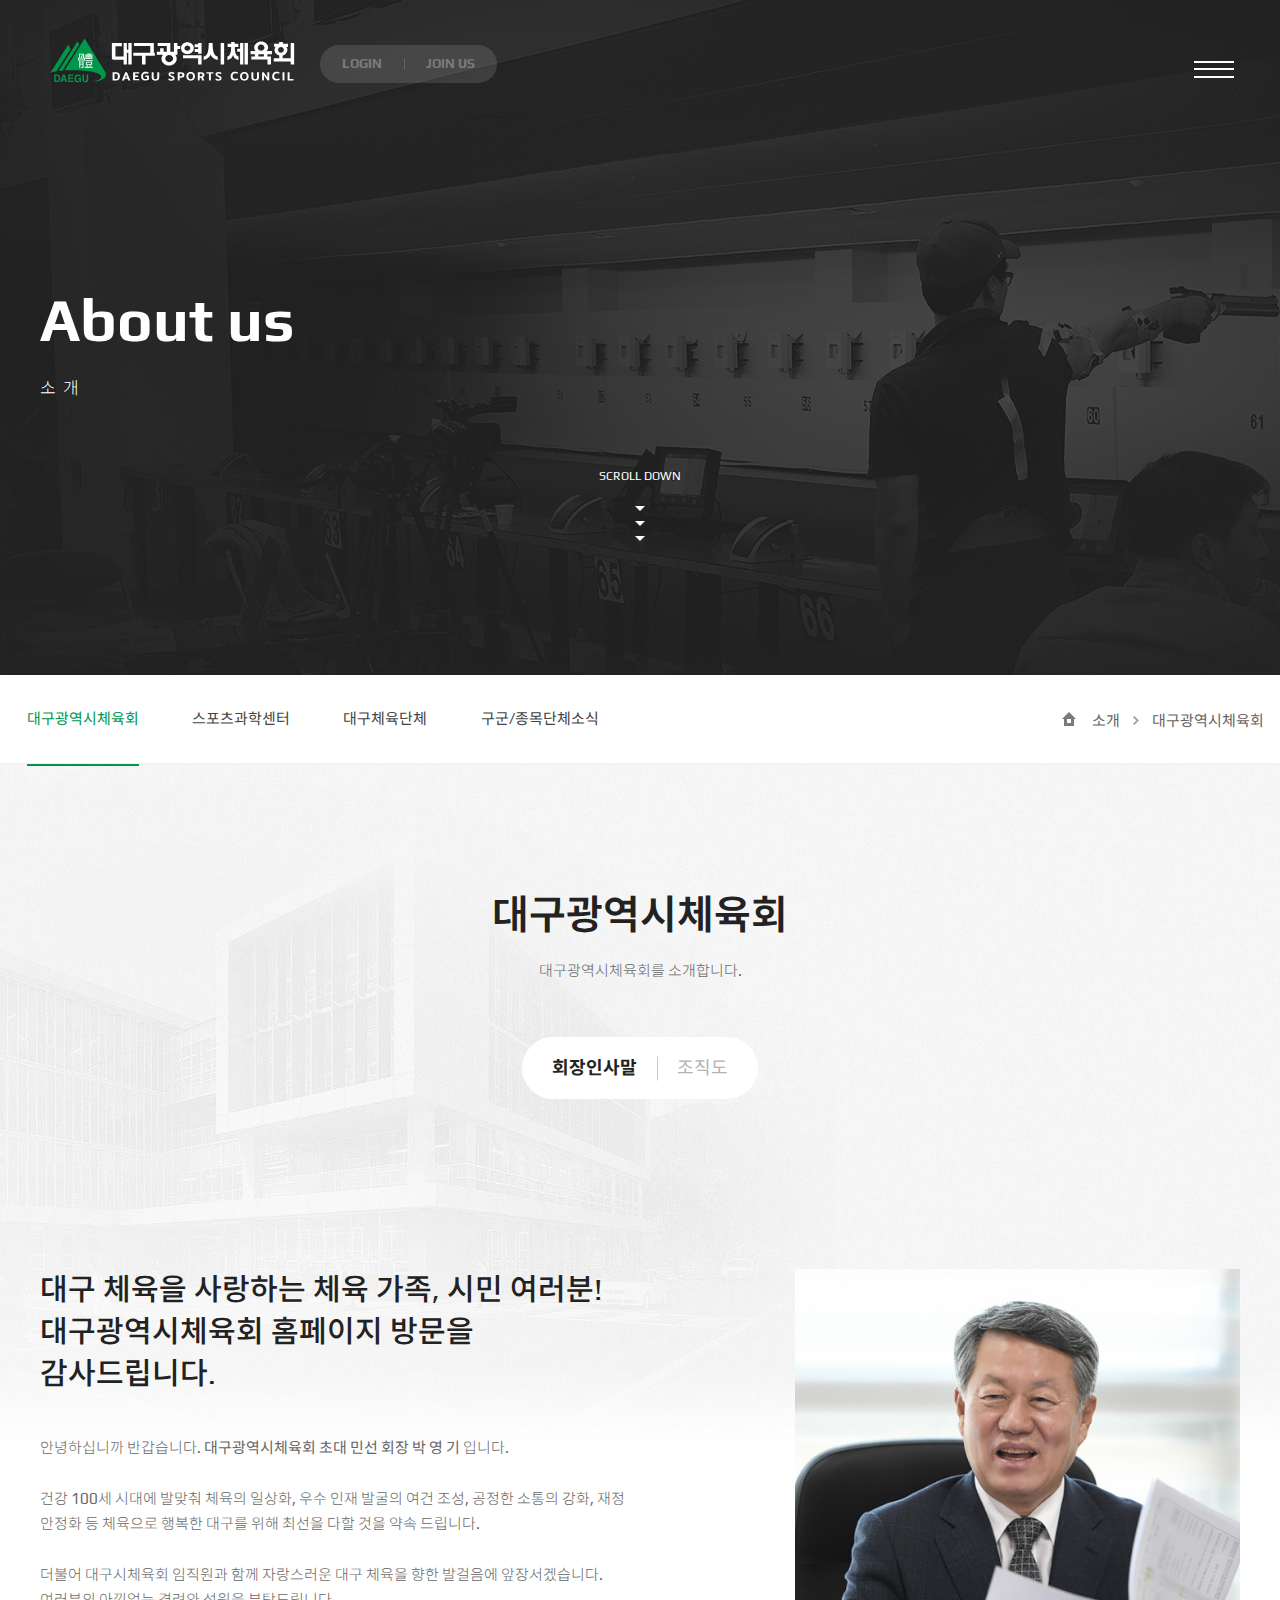
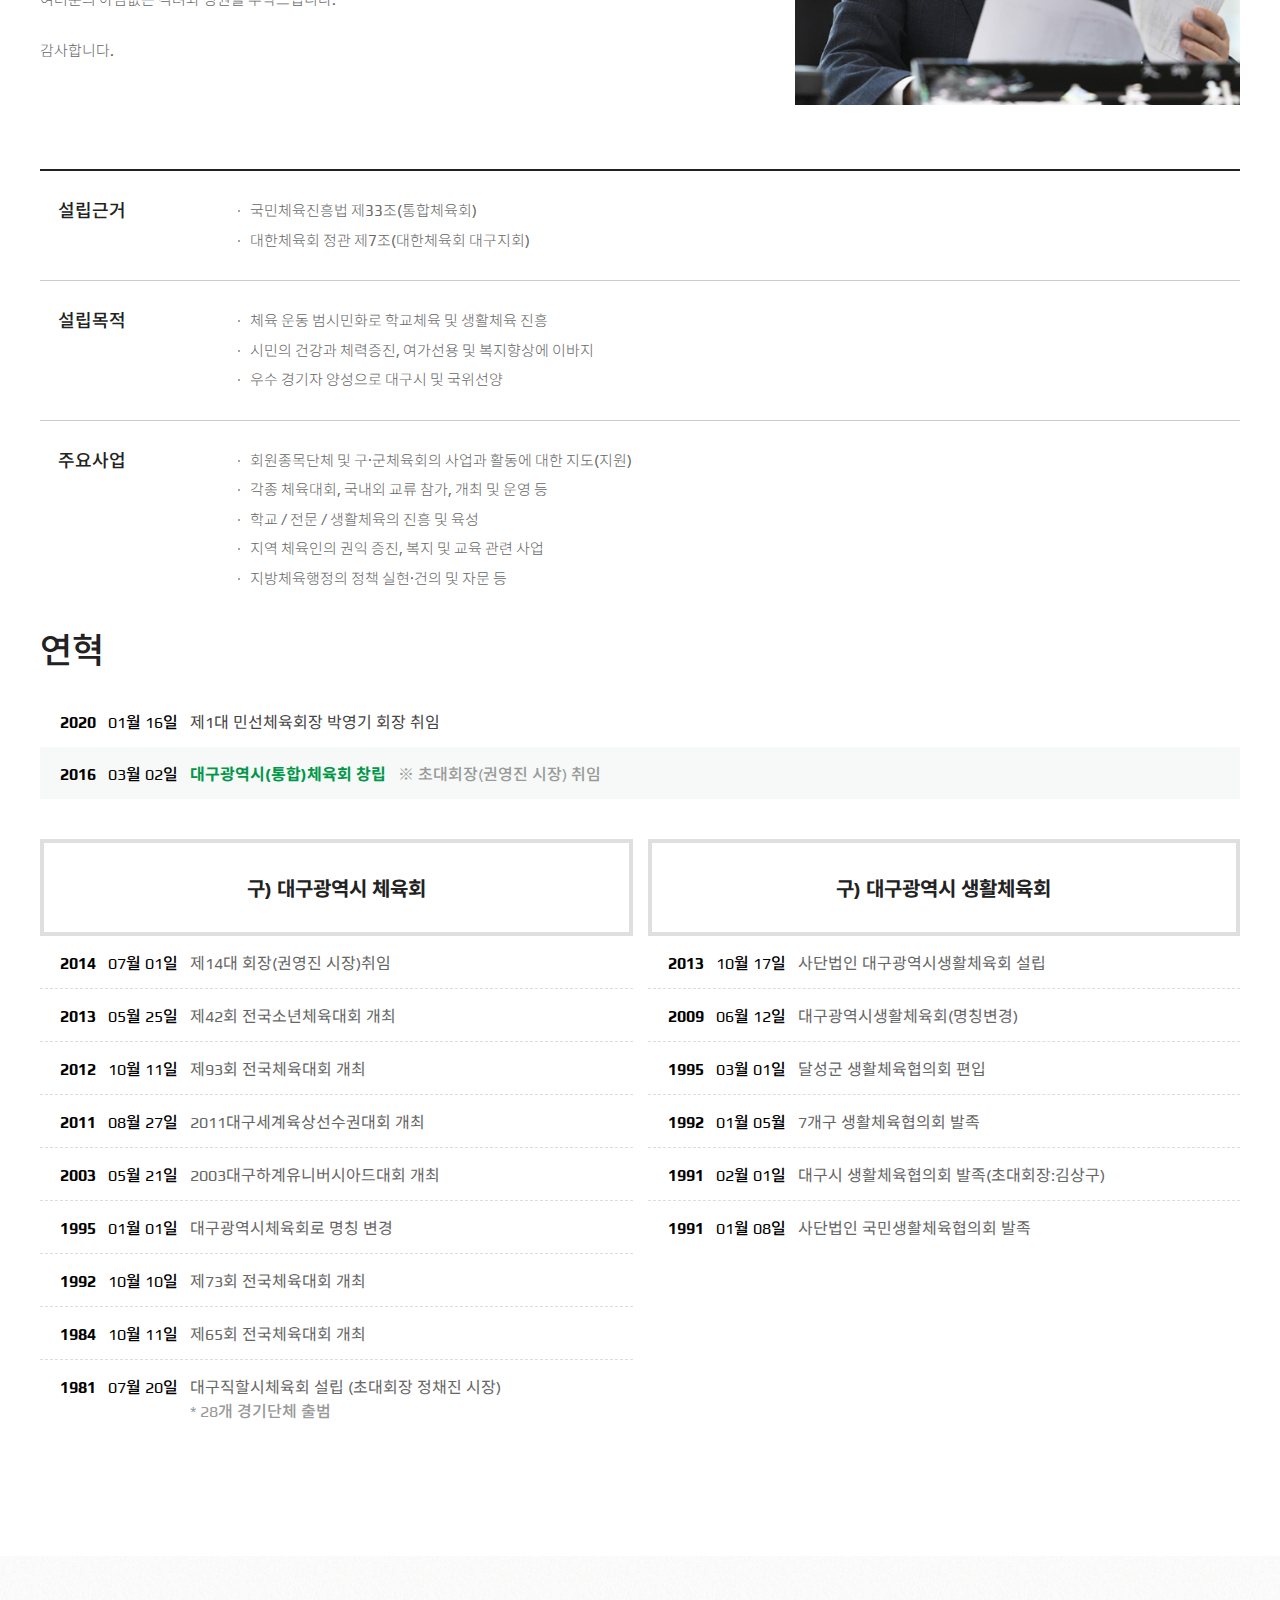
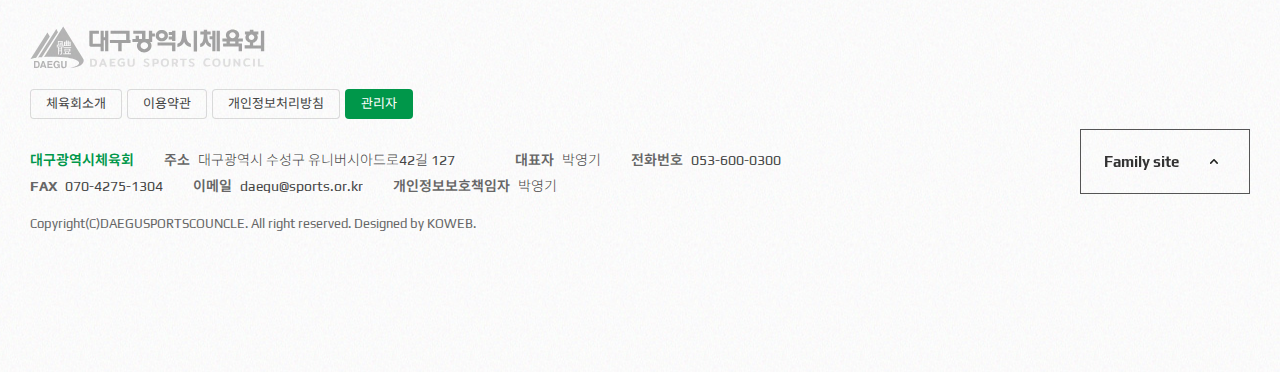
<file: about.html>
<!DOCTYPE html>
<html lang="ko">
<head>
  <meta charset="utf-8">
  <meta name="about" content="대구광역시체육회 소개">
  <title>대구광역시체육회</title>
  <meta name="viewport" content="width=device-width, initial-scale=1, maximum-scale=1, minimum-scale=1">
  <link rel="stylesheet" href="./css/common.css">
  <link rel="stylesheet" href="./css/common_sub.css">
  <link rel="stylesheet" href="./css/tab_menu.css">
  <link rel="stylesheet" href="./css/about.css">
  <link rel="icon" href="./img/favicon.ico"/>
  <script src="./js/jquery-3.6.0.js"></script>
  <script defer src="./js/common.js"></script>
  <script defer src="./js/sub_scroll.js"></script>
</head>
<body>
  <header id="header">
    <h1>
      <a href="index.html">대구광역시체육회</a>
    </h1>
    <div class="login_menu">
      <ul>
        <li><a href="#" class="login">LOGIN</a></li>
        <li><a href="#" class="join">JOIN US</a></li>
      </ul>
    </div>
    <nav id="gnb">
      <ul>
        <li>
          <a href="notice.html">알림</a>
          <ul class="sub_menu">
            <li><a href="notice.html">공지</a></li>
            <li><a href="notice.html">공고</a></li>
            <li><a href="notice.html">경영공시/규정</a></li>
          </ul>
        </li>
        <li>
          <a href="about.html" class="on">소개</a>
          <ul class="sub_menu">
            <li><a href="about.html">대구광역시체육회</a></li>
            <li><a href="sports_science_center.html">스포츠과학센터</a></li>
            <li><a href="about.html">대구체육단체</a></li>
            <li><a href="about.html">구군/종목단체 소식</a></li>
          </ul>
        </li>
        <li>
          <a href="gallery.html">커뮤니티</a>
          <ul class="sub_menu">
            <li><a href="gallery.html">갤러리</a></li>
            <li><a href="gallery.html">보도자료</a></li>
            <li><a href="gallery.html">자료실</a></li>
          </ul>
        </li>
        <li>
          <a href="sports_science_center.html">대구스포츠단</a>
          <ul class="sub_menu">
            <li><a href="sports_science_center.html">선수단 소개</a></li>
            <li><a href="sports_science_center.html">뉴스</a></li>
          </ul>
        </li>
        <li><a href="#">스포츠인권센터</a></li>
      </ul>
    </nav>
    <a href="#" class="btn_menu">
      <div>
        <span></span>
        <span></span>
        <span></span>
      </div>
    </a>
    <div class="all_menu">
      <div class="menu_area">
        <nav class="all_menu_gnb">
          <ul>
            <li>
              <a href="notice.html">알림</a>
              <ul class="all_sub_menu">
                <li><a href="notice.html">공지</a></li>
                <li><a href="notice.html">공고</a></li>
                <li><a href="notice.html">경영공시/규정</a></li>
              </ul>
            </li>
            <li>
              <a href="about.html">소개</a>
              <ul class="all_sub_menu">
                <li><a href="about.html">대구광역시체육회</a></li>
                <li><a href="sports_science_center.html">스포츠과학센터</a></li>
                <li><a href="about.html">대구체육단체</a></li>
                <li><a href="about.html">구군/종목단체 소식</a></li>
              </ul>
            </li>
            <li>
              <a href="gallery.html">커뮤니티</a>
              <ul class="all_sub_menu">
                <li><a href="gallery.html">갤러리</a></li>
                <li><a href="gallery.html">보도자료</a></li>
                <li><a href="gallery.html">자료실</a></li>
              </ul>
            </li>
            <li>
              <a href="sports_science_center.html">대구스포츠단</a>
              <ul class="all_sub_menu">
                <li><a href="sports_science_center.html">선수단 소개</a></li>
                <li><a href="sports_science_center.html">뉴스</a></li>
              </ul>
            </li>
            <li><a href="#">스포츠인권센터</a></li>
          </ul>
        </nav>
        <ul class="all_menu_info">
  				<li>
  					<p>Contact us</p>
  					<a href="tel:053-600-0300">TEL. 053-600-0300</a><br>
            <a href="fax:070-4275-1304">FAX. 070-4275-1304</a>
  				</li>
  				<li>
  					<p>Address</p>
  					<address>
  						<span>대구광역시체육회</span><br>대구광역시 수성구 유니버시아드로42길 127
  					</address>
  				</li>
  			</ul>
      </div>
      <div class="img_area">
        <div class="building_img"></div>
        <div class="map_img"></div>
      </div>
    </div>
  </header>
  <section>
    <div class="section_title">
    	<div class="section_text">
    		<h2>About us</h2>
    		<h3>소개</h3>
    	</div>
      <div class="scroll_down">
        <a href="#">
          <p>Scroll Down</p>
          <span></span>
          <span></span>
          <span></span>
        </a>
      </div>
    </div>
    <div class="lnb">
      <div class="lnb_wrap">
        <nav class="lnb_menu">
          <ul>
            <li class="on"><a href="about.html">대구광역시체육회</a></li>
            <li><a href="sports_science_center.html">스포츠과학센터</a></li>
            <li><a href="#">대구체육단체</a></li>
            <li><a href="#">구군/종목단체소식</a></li>
          </ul>
        </nav>
        <ul class="nav_step">
          <li><a href="#">
            <img src="./img/icon_home.png" alt="홈 아이콘">
          </a></li>
          <li>소개</li>
          <li>대구광역시체육회</li>
        </ul>
      </div>
    </div>
    <div class="content">
      <div class="content_wrap">
        <div class="content_title">
          <h4>대구광역시체육회</h4>
          <h5>대구광역시체육회를 소개합니다.</h5>
        </div>
        <div class="tab_menu">
          <div class="tab_menu_wrap">
            <span class="on">회장인사말</span>
            <span>조직도</span>
          </div>
        </div>
        <div class="tab_content_01 inner">
          <div class="greet">
            <div class="greet_txt">
              <h6>대구 체육을 사랑하는 <br>체육 가족, 시민 여러분!<br>대구광역시체육회 홈페이지 <br>방문을 감사드립니다.</h6>
              <p>안녕하십니까 반갑습니다. <br><strong>대구광역시체육회 초대 민선 회장 박 영 기</strong> 입니다.<p>건강 100세 시대에 발맞춰 체육의 일상화, 우수 인재 발굴의 여건 조성, <br>공정한 소통의 강화, 재정 안정화 등 <br>체육으로 행복한 대구를 위해 최선을 다할 것을 약속 드립니다.<p>더불어 대구시체육회 임직원과 함께 <br>자랑스러운 대구 체육을 향한 발걸음에 앞장서겠습니다. <br>여러분의 아낌없는 격려와 성원을 부탁드립니다.<p>감사합니다.</p>
            </div>
            <div class="greet_img">
              <img src="./img/img_about.jpg" alt="박영기 회장 사진">
            </div>
          </div>
          <ul class="info">
            <li>설립근거
              <ul>
                <li>국민체육진흥법 제33조(통합체육회)</li>
                <li>대한체육회 정관 제7조(대한체육회 대구지회)</li>
              </ul>
            </li>
            <li>설립목적
              <ul>
                <li>체육 운동 범시민화로 학교체육 및 생활체육 진흥</li>
                <li>시민의 건강과 체력증진, 여가선용 및 복지향상에 이바지</li>
                <li>우수 경기자 양성으로 대구시 및 국위선양</li>
              </ul>
            </li>
            <li>주요사업
              <ul>
                <li>회원종목단체 및 구·군체육회의 사업과 활동에 대한 지도(지원)</li>
                <li>각종 체육대회, 국내외 교류 참가, 개최 및 운영 등</li>
                <li>학교 / 전문 / 생활체육의 진흥 및 육성</li>
                <li>지역 체육인의 권익 증진, 복지 및 교육 관련 사업</li>
                <li>지방체육행정의 정책 실현·건의 및 자문 등</li>
              </ul>
            </li>
          </ul>
          <div class="history">
            <div class="history_list list_bg">
              <p class="history_title">연혁</p>
              <ul>
                <li><b>2020</b><span>01월 16일</span><p>제1대 민선체육회장 박영기 회장 취임</p></li>
                <li><b>2016</b><span>03월 02일</span><p><strong>대구광역시(통합)체육회 창립</strong><i>※ 초대회장(권영진 시장) 취임</i></p></li>
              </ul>
            </div>
            <div class="history_list old">
              <div>구) 대구광역시 체육회</div>
              <ul>
                <li><b>2014</b><span>07월 01일</span><p>제14대 회장(권영진 시장)취임</p></li>
                <li><b>2013</b><span>05월 25일</span><p>제42회 전국소년체육대회 개최</p></li>
                <li><b>2012</b><span>10월 11일</span><p>제93회 전국체육대회 개최</p></li>
                <li><b>2011</b><span>08월 27일</span><p>2011대구세계육상선수권대회 개최</p></li>
                <li><b>2003</b><span>05월 21일</span><p>2003대구하계유니버시아드대회 개최</p></li>
                <li><b>1995</b><span>01월 01일</span><p>대구광역시체육회로 명칭 변경</p></li>
                <li><b>1992</b><span>10월 10일</span><p> 제73회 전국체육대회 개최</p></li>
                <li><b>1984</b><span>10월 11일</span><p>제65회 전국체육대회 개최</p></li>
                <li><b>1981</b><span>07월 20일</span><p>대구직할시체육회 설립 (초대회장 정채진 시장)<br><i>* 28개 경기단체 출범</i></p></li>
              </ul>
              <div>구) 대구광역시 생활체육회</div>
              <ul>
                <li><b>2013</b><span>10월 17일</span><p>사단법인 대구광역시생활체육회 설립</p></li>
                <li><b>2009</b><span>06월 12일</span><p>대구광역시생활체육회(명칭변경)</p></li>
                <li><b>1995</b><span>03월 01일</span><p>달성군 생활체육협의회 편입</p></li>
                <li><b>1992</b><span>01월 05월</span><p>7개구 생활체육협의회 발족</p></li>
                <li><b>1991</b><span>02월 01일</span><p>대구시 생활체육협의회 발족(초대회장:김상구)</p></li>
                <li><b>1991</b><span>01월 08일</span><p>사단법인 국민생활체육협의회 발족</p></li>
              </ul>
            </div>
          </div>
        </div>
      </div>
    </div>
  </section>
  <footer id="main_footer">
    <div class="footer_wrap">
      <h1><img src="./img/img_flogo.svg" alt="대구광역시체육회 로고"></h1>
      <ul class="flink">
        <li><a href="#">체육회소개</a></li>
        <li><a href="#">이용약관</a></li>
        <li><a href="#">개인정보처리방침</a></li>
        <li><a href="#">관리자</a></li>
      </ul>
      <ul class="flist">
        <li>
          대구광역시체육회
        </li>
        <li>
          <span>주소</span>
          <address>대구광역시 수성구 유니버시아드로42길 127</address>
        </li>
        <li>
          <span>대표자</span>
          <span>박영기</span>
        </li>
        <li>
          <span>전화번호</span>
          <span><a href="tel:053-600-0300">053-600-0300</a></span>
        </li>
        <li>
          <span>FAX</span>
          <span><a href="fax:070-4275-1304">070-4275-1304</a></span>
        </li>
        <li>
          <span>이메일</span>
          <span><a href="mailto:daegu@sports.or.kr">daegu@sports.or.kr</a></span>
        </li>
        <li>
          <span>개인정보보호책임자</span>
          <span>박영기</span>
        </li>
      </ul>
      <div class="f_select_box">
        <div class="f_select_box_inner">
          <button type="button" class="f_select_btn">Family site</button>
          <div class="f_select_list">
            <ul>
              <li><a href="#" target="_top">대한체육회<img src="./img/img_blank.png" alt="새창"></a></li>
              <li><a href="#" target="_top">성서국민체육센터<img src="./img/img_blank.png" alt="새창"></a></li>
              <li><a href="#" target="_top">청렴신문고 복지보조금 부정신고센터<img src="./img/img_blank.png" alt="새창"></a></li>
              <li><a href="#" target="_top">국민권익위원회 공익신고<img src="./img/img_blank.png" alt="새창"></a></li>
            </ul>
          </div>
        </div>
      </div>
      <p class="footer_copy">Copyright(C)DAEGUSPORTSCOUNCLE.<br> All right reserved. Designed by KOWEB.</p>
    </div>
    <a href="#" class="btn_top">
      <svg class="progress-circle" viewBox="-1 -1 102 102">
    		<path d="M50,1 a49,49 0 0,1 0,98 a49,49 0 0,1 0,-98" stroke="#83c7a4" stroke-width="4" fill="none"></path>
    	</svg>
    </a>
  </footer>
</body>
</html>
</file>
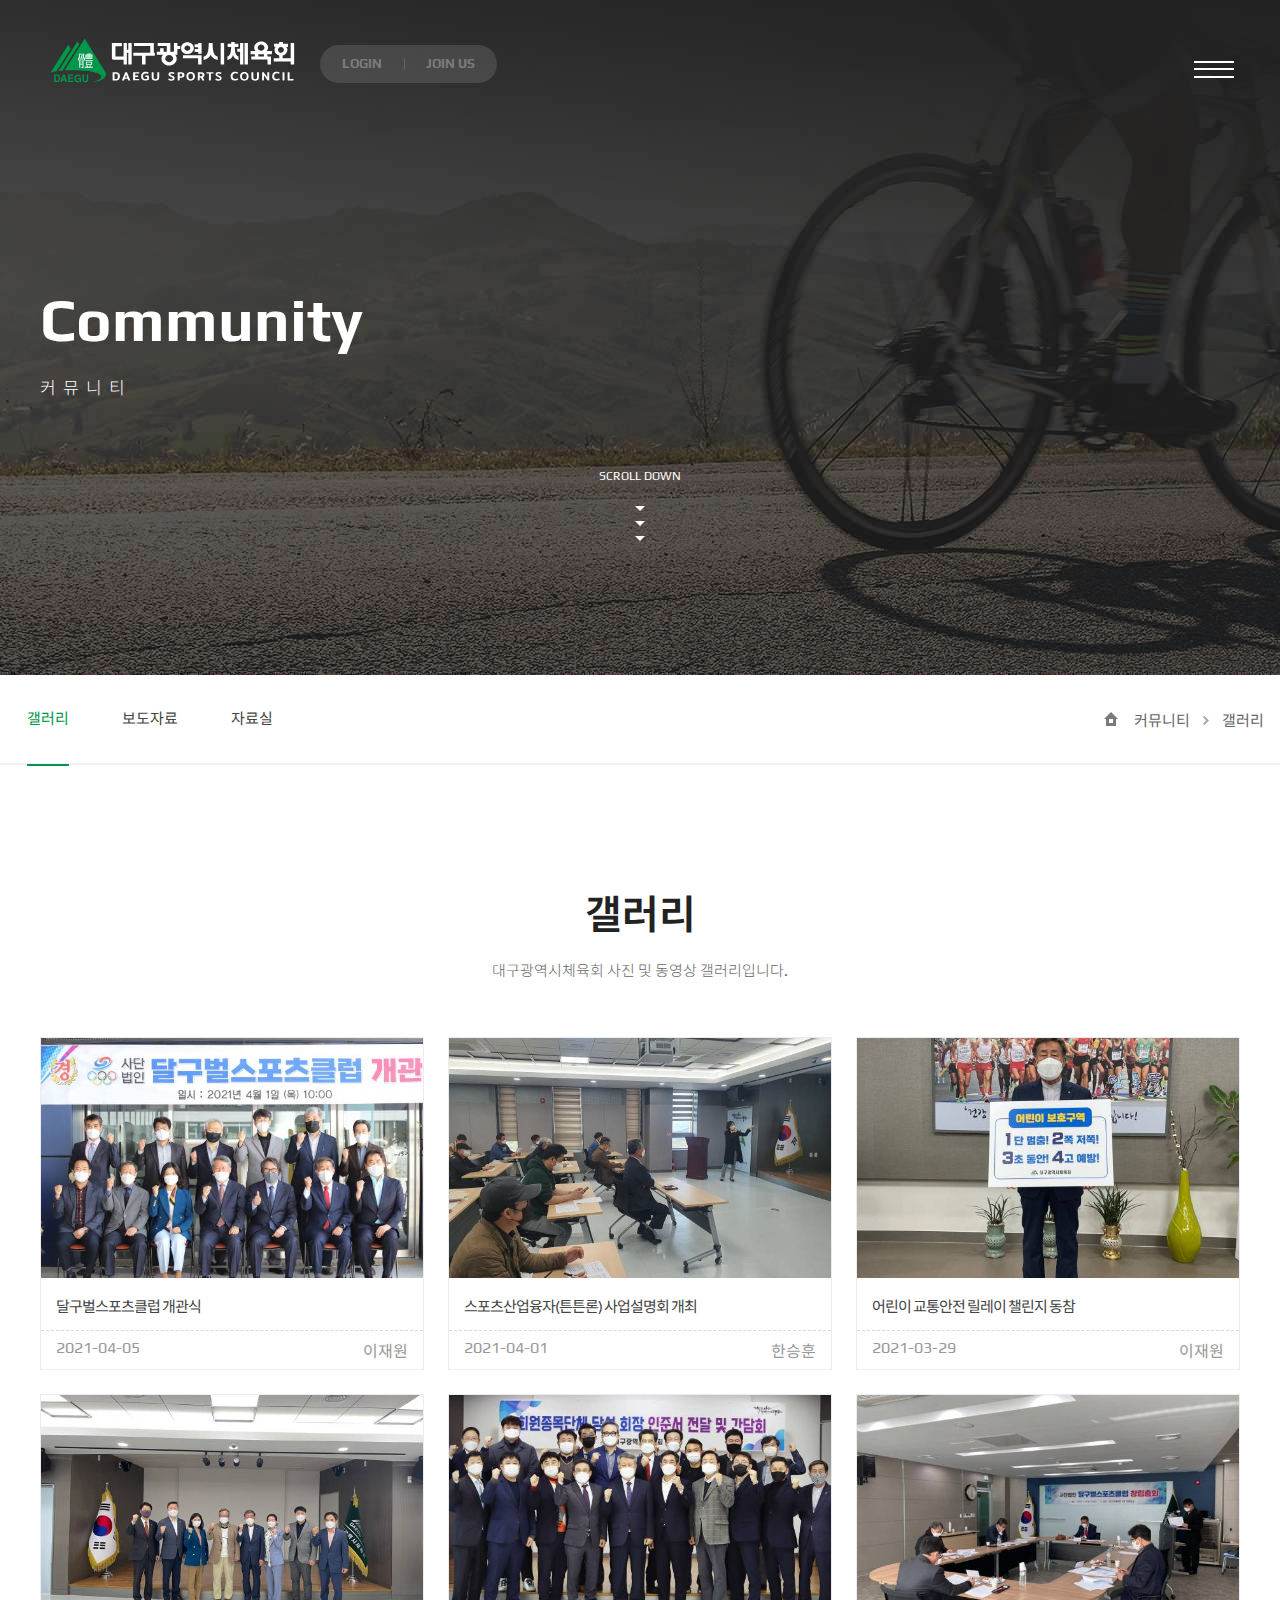
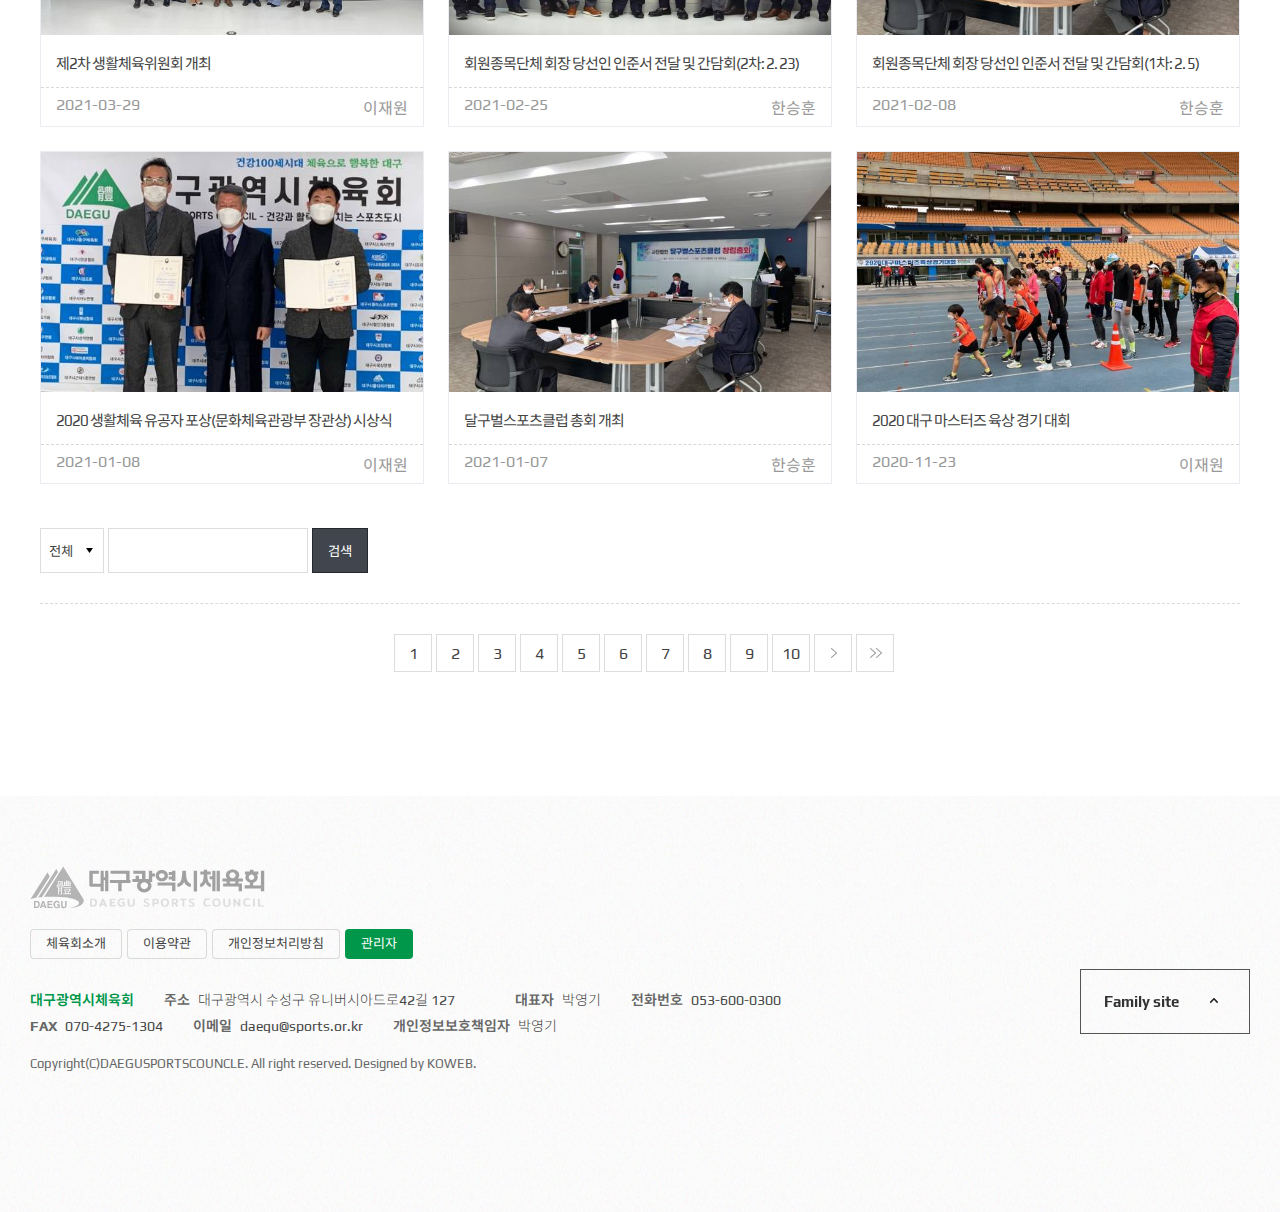
<file: gallery.html>
<!DOCTYPE html>
<html lang="ko">
<head>
  <meta charset="utf-8">
  <meta name="gallery" content="대구광역시체육회 갤러리">
  <title>(목록) | 갤러리</title>
  <meta name="viewport" content="width=device-width, initial-scale=1, maximum-scale=1, minimum-scale=1">
  <link rel="stylesheet" href="./css/common.css">
  <link rel="stylesheet" href="./css/common_sub.css">
  <link rel="stylesheet" href="./css/search.css">
  <link rel="stylesheet" href="./css/gallery.css">
  <link rel="icon" href="./img/favicon.ico"/>
  <script src="./js/jquery-3.6.0.js"></script>
  <script defer src="./js/common.js"></script>
  <script defer src="./js/sub_scroll.js"></script>
</head>
<body>
  <header id="header">
    <h1>
      <a href="index.html">대구광역시체육회</a>
    </h1>
    <div class="login_menu">
      <ul>
        <li><a href="#" class="login">LOGIN</a></li>
        <li><a href="#" class="join">JOIN US</a></li>
      </ul>
    </div>
    <nav id="gnb">
      <ul>
        <li>
          <a href="notice.html">알림</a>
          <ul class="sub_menu">
            <li><a href="notice.html">공지</a></li>
            <li><a href="notice.html">공고</a></li>
            <li><a href="notice.html">경영공시/규정</a></li>
          </ul>
        </li>
        <li>
          <a href="about.html">소개</a>
          <ul class="sub_menu">
            <li><a href="about.html">대구광역시체육회</a></li>
            <li><a href="sports_science_center.html">스포츠과학센터</a></li>
            <li><a href="about.html">대구체육단체</a></li>
            <li><a href="about.html">구군/종목단체 소식</a></li>
          </ul>
        </li>
        <li>
          <a href="gallery.html" class="on">커뮤니티</a>
          <ul class="sub_menu">
            <li><a href="gallery.html">갤러리</a></li>
            <li><a href="gallery.html">보도자료</a></li>
            <li><a href="gallery.html">자료실</a></li>
          </ul>
        </li>
        <li>
          <a href="sports_science_center.html">대구스포츠단</a>
          <ul class="sub_menu">
            <li><a href="sports_science_center.html">선수단 소개</a></li>
            <li><a href="sports_science_center.html">뉴스</a></li>
          </ul>
        </li>
        <li><a href="#">스포츠인권센터</a></li>
      </ul>
    </nav>
    <a href="#" class="btn_menu">
      <div>
        <span></span>
        <span></span>
        <span></span>
      </div>
    </a>
    <div class="all_menu">
      <div class="menu_area">
        <nav class="all_menu_gnb">
          <ul>
            <li>
              <a href="notice.html">알림</a>
              <ul class="all_sub_menu">
                <li><a href="notice.html">공지</a></li>
                <li><a href="notice.html">공고</a></li>
                <li><a href="notice.html">경영공시/규정</a></li>
              </ul>
            </li>
            <li>
              <a href="about.html">소개</a>
              <ul class="all_sub_menu">
                <li><a href="about.html">대구광역시체육회</a></li>
                <li><a href="sports_science_center.html">스포츠과학센터</a></li>
                <li><a href="about.html">대구체육단체</a></li>
                <li><a href="about.html">구군/종목단체 소식</a></li>
              </ul>
            </li>
            <li>
              <a href="gallery.html">커뮤니티</a>
              <ul class="all_sub_menu">
                <li><a href="gallery.html">갤러리</a></li>
                <li><a href="gallery.html">보도자료</a></li>
                <li><a href="gallery.html">자료실</a></li>
              </ul>
            </li>
            <li>
              <a href="sports_science_center.html">대구스포츠단</a>
              <ul class="all_sub_menu">
                <li><a href="sports_science_center.html">선수단 소개</a></li>
                <li><a href="sports_science_center.html">뉴스</a></li>
              </ul>
            </li>
            <li><a href="#">스포츠인권센터</a></li>
          </ul>
        </nav>
        <ul class="all_menu_info">
  				<li>
  					<p>Contact us</p>
  					<a href="tel:053-600-0300">TEL. 053-600-0300</a><br>
            <a href="fax:070-4275-1304">FAX. 070-4275-1304</a>
  				</li>
  				<li>
  					<p>Address</p>
  					<address>
  						<span>대구광역시체육회</span><br>대구광역시 수성구 유니버시아드로42길 127
  					</address>
  				</li>
  			</ul>
      </div>
      <div class="img_area">
        <div class="building_img"></div>
        <div class="map_img"></div>
      </div>
    </div>
  </header>
  <section>
    <div class="section_title">
    	<div class="section_text">
    		<h2>Community</h2>
    		<h3>커뮤니티</h3>
    	</div>
      <div class="scroll_down">
        <a href="#">
          <p>Scroll Down</p>
          <span></span>
          <span></span>
          <span></span>
        </a>
      </div>
    </div>
    <div class="lnb">
      <div class="lnb_wrap">
        <nav class="lnb_menu">
          <ul>
            <li class="on"><a href="#">갤러리</a></li>
            <li><a href="#">보도자료</a></li>
            <li><a href="#">자료실</a></li>
          </ul>
        </nav>
        <ul class="nav_step">
          <li><a href="#">
            <img src="./img/icon_home.png" alt="홈 아이콘">
          </a></li>
          <li>커뮤니티</li>
          <li>갤러리</li>
        </ul>
      </div>
    </div>
    <div class="content">
      <div class="content_wrap inner">
        <div class="content_title">
          <h4>갤러리</h4>
          <h5>대구광역시체육회 사진 및 동영상 갤러리입니다.</h5>
        </div>
        <div class="gallery_bbs">
          <ul>
            <li>
              <a href="#">
                <div class="gallery_img_area"><i></i></div>
                <div class="txt_area_01">달구벌스포츠클럽 개관식</div>
                <div class="txt_area_02">
                  <span>2021-04-05</span>
                  <span>이재원</span>
                </div>
              </a>
            </li>
            <li>
              <a href="#">
                <div class="gallery_img_area"><i></i></div>
                <div class="txt_area_01">스포츠산업융자(튼튼론) 사업설명회 개최</div>
                <div class="txt_area_02">
                  <span>2021-04-01</span>
                  <span>한승훈</span>
                </div>
              </a>
            </li>
            <li>
              <a href="#">
                <div class="gallery_img_area"><i></i></div>
                <div class="txt_area_01">어린이 교통안전 릴레이 챌린지 동참</div>
                <div class="txt_area_02">
                  <span>2021-03-29</span>
                  <span>이재원</span>
                </div>
              </a>
            </li>
            <li>
              <a href="#">
                <div class="gallery_img_area"><i></i></div>
                <div class="txt_area_01">제2차 생활체육위원회 개최</div>
                <div class="txt_area_02">
                  <span>2021-03-29</span>
                  <span>이재원</span>
                </div>
              </a>
            </li>
            <li>
              <a href="#">
                <div class="gallery_img_area"><i></i></div>
                <div class="txt_area_01">회원종목단체 회장 당선인 인준서 전달 및 간담회(2차: 2. 23)</div>
                <div class="txt_area_02">
                  <span>2021-02-25</span>
                  <span>한승훈</span>
                </div>
              </a>
            </li>
            <li>
              <a href="#">
                <div class="gallery_img_area"><i></i></div>
                <div class="txt_area_01">회원종목단체 회장 당선인 인준서 전달 및 간담회(1차: 2. 5)</div>
                <div class="txt_area_02">
                  <span>2021-02-08</span>
                  <span>한승훈</span>
                </div>
              </a>
            </li>
            <li>
              <a href="#">
                <div class="gallery_img_area"><i></i></div>
                <div class="txt_area_01">2020 생활체육 유공자 포상(문화체육관광부 장관상) 시상식</div>
                <div class="txt_area_02">
                  <span>2021-01-08</span>
                  <span>이재원</span>
                </div>
              </a>
            </li>
            <li>
              <a href="#">
                <div class="gallery_img_area"><i></i></div>
                <div class="txt_area_01">달구벌스포츠클럽 총회 개최</div>
                <div class="txt_area_02">
                  <span>2021-01-07</span>
                  <span>한승훈</span>
                </div>
              </a>
            </li>
            <li>
              <a href="#">
                <div class="gallery_img_area"><i></i></div>
                <div class="txt_area_01">2020 대구 마스터즈 육상 경기 대회</div>
                <div class="txt_area_02">
                  <span>2020-11-23</span>
                  <span>이재원</span>
                </div>
              </a>
            </li>
          </ul>
        </div>
        <form action="#" method="get" class="search_group">
          <select id="search_option" name="search_option">
            <option value="all">전체</option>
            <option value="title">제목</option>
          </select>
          <input type="text">
          <button>검색</button>
        </form>
        <ul class="pagination">
          <li><a href="#" class="first_btn"></a></li>
          <li><a href="#" class="prev_btn"></a></li>
          <li><a href="#">1</a></li>
          <li><a href="#">2</a></li>
          <li><a href="#">3</a></li>
          <li><a href="#">4</a></li>
          <li><a href="#">5</a></li>
          <li><a href="#">6</a></li>
          <li><a href="#">7</a></li>
          <li><a href="#">8</a></li>
          <li><a href="#">9</a></li>
          <li><a href="#">10</a></li>
          <li><a href="#" class="next_btn"></a></li>
          <li><a href="#" class="last_btn"></a></li>
        </ul>
      </div>
    </div>
  </section>
  <footer id="main_footer">
    <div class="footer_wrap">
      <h1><img src="./img/img_flogo.svg" alt="대구광역시체육회 로고"></h1>
      <ul class="flink">
        <li><a href="#">체육회소개</a></li>
        <li><a href="#">이용약관</a></li>
        <li><a href="#">개인정보처리방침</a></li>
        <li><a href="#">관리자</a></li>
      </ul>
      <ul class="flist">
        <li>
          대구광역시체육회
        </li>
        <li>
          <span>주소</span>
          <address>대구광역시 수성구 유니버시아드로42길 127</address>
        </li>
        <li>
          <span>대표자</span>
          <span>박영기</span>
        </li>
        <li>
          <span>전화번호</span>
          <span><a href="tel:053-600-0300">053-600-0300</a></span>
        </li>
        <li>
          <span>FAX</span>
          <span><a href="fax:070-4275-1304">070-4275-1304</a></span>
        </li>
        <li>
          <span>이메일</span>
          <span><a href="mailto:daegu@sports.or.kr">daegu@sports.or.kr</a></span>
        </li>
        <li>
          <span>개인정보보호책임자</span>
          <span>박영기</span>
        </li>
      </ul>
      <div class="f_select_box">
        <div class="f_select_box_inner">
          <button type="button" class="f_select_btn">Family site</button>
          <div class="f_select_list">
            <ul>
              <li><a href="#" target="_top">대한체육회<img src="./img/img_blank.png" alt="새창"></a></li>
              <li><a href="#" target="_top">성서국민체육센터<img src="./img/img_blank.png" alt="새창"></a></li>
              <li><a href="#" target="_top">청렴신문고 복지보조금 부정신고센터<img src="./img/img_blank.png" alt="새창"></a></li>
              <li><a href="#" target="_top">국민권익위원회 공익신고<img src="./img/img_blank.png" alt="새창"></a></li>
            </ul>
          </div>
        </div>
      </div>
      <p class="footer_copy">Copyright(C)DAEGUSPORTSCOUNCLE.<br> All right reserved. Designed by KOWEB.</p>
    </div>
    <a href="#" class="btn_top">
      <svg class="progress-circle" viewBox="-1 -1 102 102">
    		<path d="M50,1 a49,49 0 0,1 0,98 a49,49 0 0,1 0,-98" stroke="#83c7a4" stroke-width="4" fill="none"></path>
    	</svg>
    </a>
  </footer>
</body>
</html>
</file>
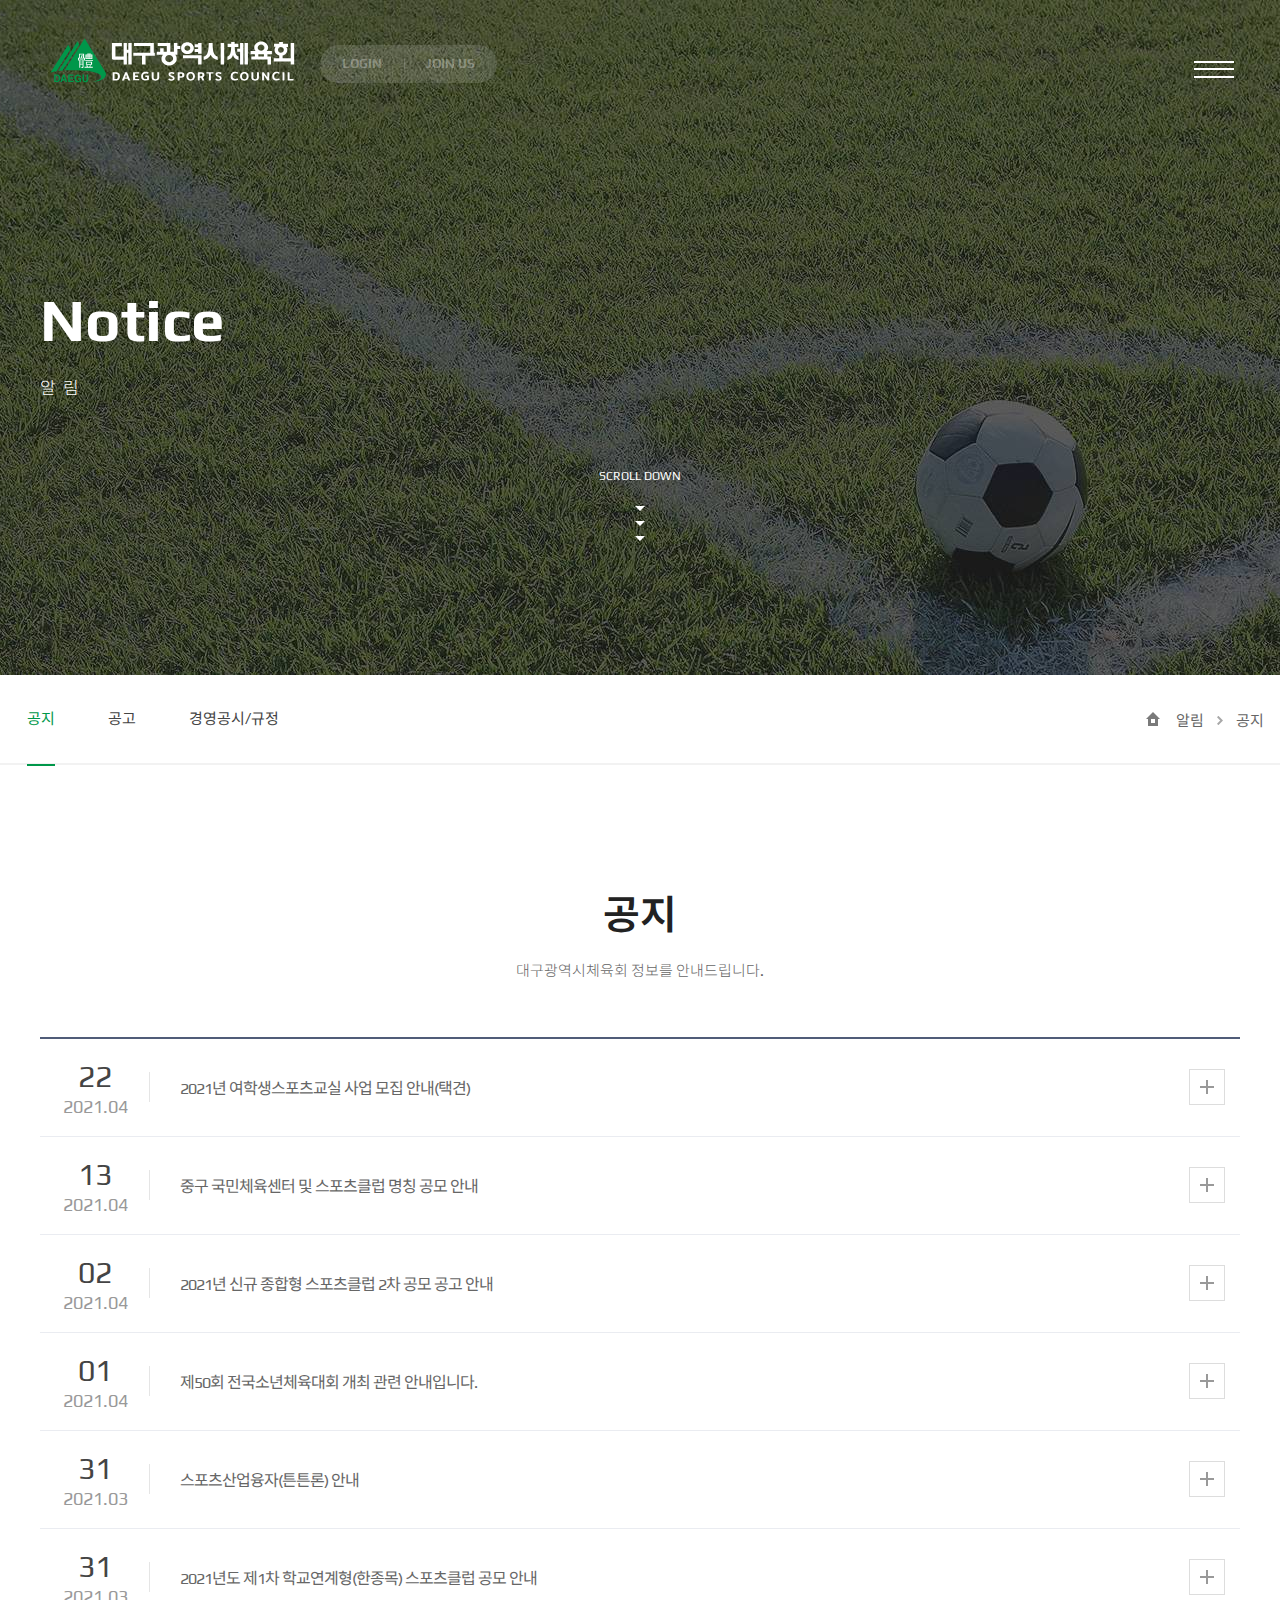
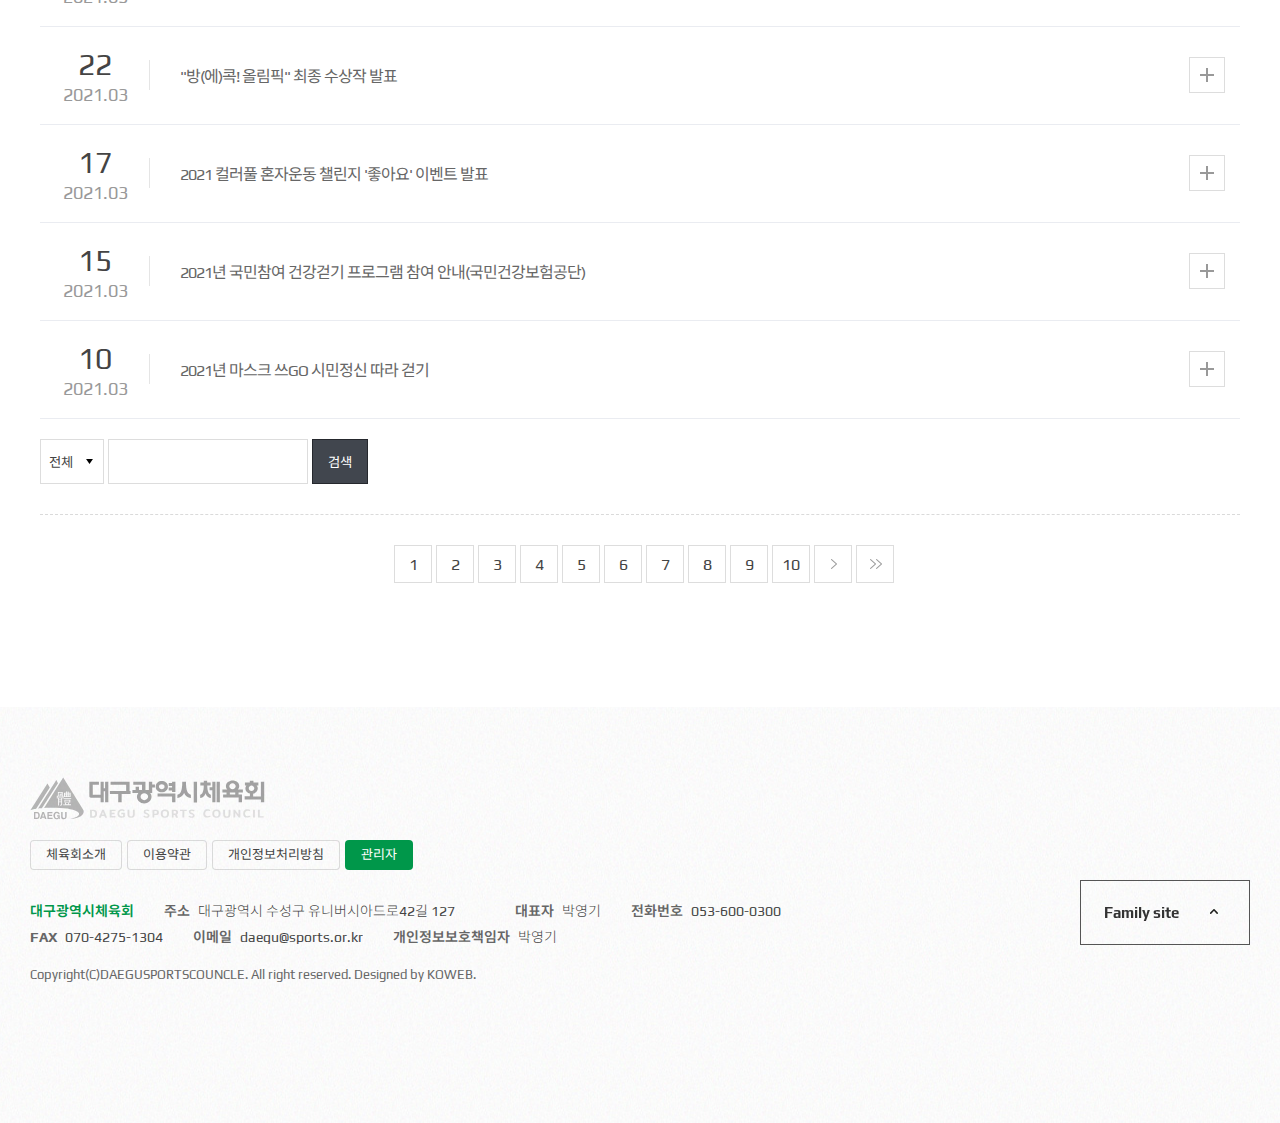
<file: notice.html>
<!DOCTYPE html>
<html lang="ko">
<head>
  <meta charset="utf-8">
  <meta name="notice" content="대구광역시체육회 소식">
  <title>(목록) | 공지</title>
  <meta name="viewport" content="width=device-width, initial-scale=1, maximum-scale=1, minimum-scale=1">
  <link rel="stylesheet" href="./css/common.css">
  <link rel="stylesheet" href="./css/common_sub.css">
  <link rel="stylesheet" href="./css/search.css">
  <link rel="stylesheet" href="./css/notice.css">
  <link rel="icon" href="./img/favicon.ico"/>
  <script src="./js/jquery-3.6.0.js"></script>
  <script defer src="./js/common.js"></script>
  <script defer src="./js/sub_scroll.js"></script>
</head>
<body>
  <header id="header">
    <h1>
      <a href="index.html">대구광역시체육회</a>
    </h1>
    <div class="login_menu">
      <ul>
        <li><a href="#" class="login">LOGIN</a></li>
        <li><a href="#" class="join">JOIN US</a></li>
      </ul>
    </div>
    <nav id="gnb">
      <ul>
        <li>
          <a href="notice.html" class="on">알림</a>
          <ul class="sub_menu">
            <li><a href="notice.html">공지</a></li>
            <li><a href="notice.html">공고</a></li>
            <li><a href="notice.html">경영공시/규정</a></li>
          </ul>
        </li>
        <li>
          <a href="about.html">소개</a>
          <ul class="sub_menu">
            <li><a href="about.html">대구광역시체육회</a></li>
            <li><a href="sports_science_center.html">스포츠과학센터</a></li>
            <li><a href="about.html">대구체육단체</a></li>
            <li><a href="about.html">구군/종목단체 소식</a></li>
          </ul>
        </li>
        <li>
          <a href="gallery.html">커뮤니티</a>
          <ul class="sub_menu">
            <li><a href="gallery.html">갤러리</a></li>
            <li><a href="gallery.html">보도자료</a></li>
            <li><a href="gallery.html">자료실</a></li>
          </ul>
        </li>
        <li>
          <a href="sports_science_center.html">대구스포츠단</a>
          <ul class="sub_menu">
            <li><a href="sports_science_center.html">선수단 소개</a></li>
            <li><a href="sports_science_center.html">뉴스</a></li>
          </ul>
        </li>
        <li><a href="#">스포츠인권센터</a></li>
      </ul>
    </nav>
    <a href="#" class="btn_menu">
      <div>
        <span></span>
        <span></span>
        <span></span>
      </div>
    </a>
    <div class="all_menu">
      <div class="menu_area">
        <nav class="all_menu_gnb">
          <ul>
            <li>
              <a href="notice.html">알림</a>
              <ul class="all_sub_menu">
                <li><a href="notice.html">공지</a></li>
                <li><a href="notice.html">공고</a></li>
                <li><a href="notice.html">경영공시/규정</a></li>
              </ul>
            </li>
            <li>
              <a href="about.html">소개</a>
              <ul class="all_sub_menu">
                <li><a href="about.html">대구광역시체육회</a></li>
                <li><a href="sports_science_center.html">스포츠과학센터</a></li>
                <li><a href="about.html">대구체육단체</a></li>
                <li><a href="about.html">구군/종목단체 소식</a></li>
              </ul>
            </li>
            <li>
              <a href="gallery.html">커뮤니티</a>
              <ul class="all_sub_menu">
                <li><a href="gallery.html">갤러리</a></li>
                <li><a href="gallery.html">보도자료</a></li>
                <li><a href="gallery.html">자료실</a></li>
              </ul>
            </li>
            <li>
              <a href="sports_science_center.html">대구스포츠단</a>
              <ul class="all_sub_menu">
                <li><a href="sports_science_center.html">선수단 소개</a></li>
                <li><a href="sports_science_center.html">뉴스</a></li>
              </ul>
            </li>
            <li><a href="#">스포츠인권센터</a></li>
          </ul>
        </nav>
        <ul class="all_menu_info">
  				<li>
  					<p>Contact us</p>
  					<a href="tel:053-600-0300">TEL. 053-600-0300</a><br>
            <a href="fax:070-4275-1304">FAX. 070-4275-1304</a>
  				</li>
  				<li>
  					<p>Address</p>
  					<address>
  						<span>대구광역시체육회</span><br>대구광역시 수성구 유니버시아드로42길 127
  					</address>
  				</li>
  			</ul>
      </div>
      <div class="img_area">
        <div class="building_img"></div>
        <div class="map_img"></div>
      </div>
    </div>
  </header>
  <section>
    <div class="section_title">
    	<div class="section_text">
    		<h2>Notice</h2>
    		<h3>알림</h3>
    	</div>
      <div class="scroll_down">
        <a href="#">
          <p>Scroll Down</p>
          <span></span>
          <span></span>
          <span></span>
        </a>
      </div>
    </div>
    <div class="lnb">
      <div class="lnb_wrap">
        <nav class="lnb_menu">
          <ul>
            <li class="on"><a href="#">공지</a></li>
            <li><a href="#">공고</a></li>
            <li><a href="#">경영공시/규정</a></li>
          </ul>
        </nav>
        <ul class="nav_step">
          <li><a href="#">
            <img src="./img/icon_home.png" alt="홈 아이콘">
          </a></li>
          <li>알림</li>
          <li>공지</li>
        </ul>
      </div>
    </div>
    <div class="content">
      <div class="content_wrap inner">
        <div class="content_title">
          <h4>공지</h4>
          <h5>대구광역시체육회 정보를 안내드립니다.</h5>
        </div>
        <ul class="bbs">
            <li>
              <p class="date"><span>22</span>2021.04</p>
              <a href="#" class="subject">2021년 여학생스포츠교실 사업 모집 안내(택견)
              <div class="more_btn">자세히보기</div></a>
            </li>
            <li>
              <p class="date"><span>13</span>2021.04</p>
              <a href="#" class="subject">중구 국민체육센터 및 스포츠클럽 명칭 공모 안내
              <div class="more_btn">자세히보기</div></a>
            </li>
            <li>
              <p class="date"><span>02</span>2021.04</p>
              <a href="#" class="subject">2021년 신규 종합형 스포츠클럽 2차 공모 공고 안내
              <div class="more_btn">자세히보기</div></a>
            </li>
            <li>
              <p class="date"><span>01</span>2021.04</p>
              <a href="#" class="subject">제50회 전국소년체육대회 개최 관련 안내입니다.
              <div class="more_btn">자세히보기</div></a>
            </li>
            <li>
              <p class="date"><span>31</span>2021.03</p>
              <a href="#" class="subject">스포츠산업융자(튼튼론) 안내
              <div class="more_btn">자세히보기</div></a>
            </li>
            <li>
              <p class="date"><span>31</span>2021.03</p>
              <a href="#" class="subject">2021년도 제1차 학교연계형(한종목) 스포츠클럽 공모 안내
              <div class="more_btn">자세히보기</div></a>
            </li>
            <li>
              <p class="date"><span>22</span>2021.03</p>
              <a href="#" class="subject">"방(에)콕! 올림픽" 최종 수상작 발표
              <div class="more_btn">자세히보기</div></a>
            </li>
            <li>
              <p class="date"><span>17</span>2021.03</p>
              <a href="#" class="subject">2021 컬러풀 혼자운동 챌린지 '좋아요' 이벤트 발표
              <div class="more_btn">자세히보기</div></a>
            </li>
            <li>
              <p class="date"><span>15</span>2021.03</p>
              <a href="#" class="subject">2021년 국민참여 건강걷기 프로그램 참여 안내(국민건강보험공단)
              <div class="more_btn">자세히보기</div></a>
            </li>
            <li>
              <p class="date"><span>10</span>2021.03</p>
              <a href="#" class="subject">2021년 마스크 쓰GO 시민정신 따라 걷기
              <div class="more_btn">자세히보기</div></a>
            </li>
          </ul>
        <form action="#" method="get" class="search_group">
          <select id="search_option" name="search_option">
            <option value="all">전체</option>
            <option value="title">제목</option>
          </select>
          <input type="text">
          <button>검색</button>
        </form>
        <ul class="pagination">
          <li><a href="#" class="first_btn"></a></li>
          <li><a href="#" class="prev_btn"></a></li>
          <li><a href="#">1</a></li>
          <li><a href="#">2</a></li>
          <li><a href="#">3</a></li>
          <li><a href="#">4</a></li>
          <li><a href="#">5</a></li>
          <li><a href="#">6</a></li>
          <li><a href="#">7</a></li>
          <li><a href="#">8</a></li>
          <li><a href="#">9</a></li>
          <li><a href="#">10</a></li>
          <li><a href="#" class="next_btn"></a></li>
          <li><a href="#" class="last_btn"></a></li>
        </ul>
      </div>
    </div>
  </section>
  <footer id="main_footer">
    <div class="footer_wrap">
      <h1><img src="./img/img_flogo.svg" alt="대구광역시체육회 로고"></h1>
      <ul class="flink">
        <li><a href="#">체육회소개</a></li>
        <li><a href="#">이용약관</a></li>
        <li><a href="#">개인정보처리방침</a></li>
        <li><a href="#">관리자</a></li>
      </ul>
      <ul class="flist">
        <li>
          대구광역시체육회
        </li>
        <li>
          <span>주소</span>
          <address>대구광역시 수성구 유니버시아드로42길 127</address>
        </li>
        <li>
          <span>대표자</span>
          <span>박영기</span>
        </li>
        <li>
          <span>전화번호</span>
          <span><a href="tel:053-600-0300">053-600-0300</a></span>
        </li>
        <li>
          <span>FAX</span>
          <span><a href="fax:070-4275-1304">070-4275-1304</a></span>
        </li>
        <li>
          <span>이메일</span>
          <span><a href="mailto:daegu@sports.or.kr">daegu@sports.or.kr</a></span>
        </li>
        <li>
          <span>개인정보보호책임자</span>
          <span>박영기</span>
        </li>
      </ul>
      <div class="f_select_box">
        <div class="f_select_box_inner">
          <button type="button" class="f_select_btn">Family site</button>
          <div class="f_select_list">
            <ul>
              <li><a href="#" target="_top">대한체육회<img src="./img/img_blank.png" alt="새창"></a></li>
              <li><a href="#" target="_top">성서국민체육센터<img src="./img/img_blank.png" alt="새창"></a></li>
              <li><a href="#" target="_top">청렴신문고 복지보조금 부정신고센터<img src="./img/img_blank.png" alt="새창"></a></li>
              <li><a href="#" target="_top">국민권익위원회 공익신고<img src="./img/img_blank.png" alt="새창"></a></li>
            </ul>
          </div>
        </div>
      </div>
      <p class="footer_copy">Copyright(C)DAEGUSPORTSCOUNCLE.<br> All right reserved. Designed by KOWEB.</p>
    </div>
    <a href="#" class="btn_top">
      <svg class="progress-circle" viewBox="-1 -1 102 102">
    		<path d="M50,1 a49,49 0 0,1 0,98 a49,49 0 0,1 0,-98" stroke="#83c7a4" stroke-width="4" fill="none"></path>
    	</svg>
    </a>
  </footer>
</body>
</html>
</file>
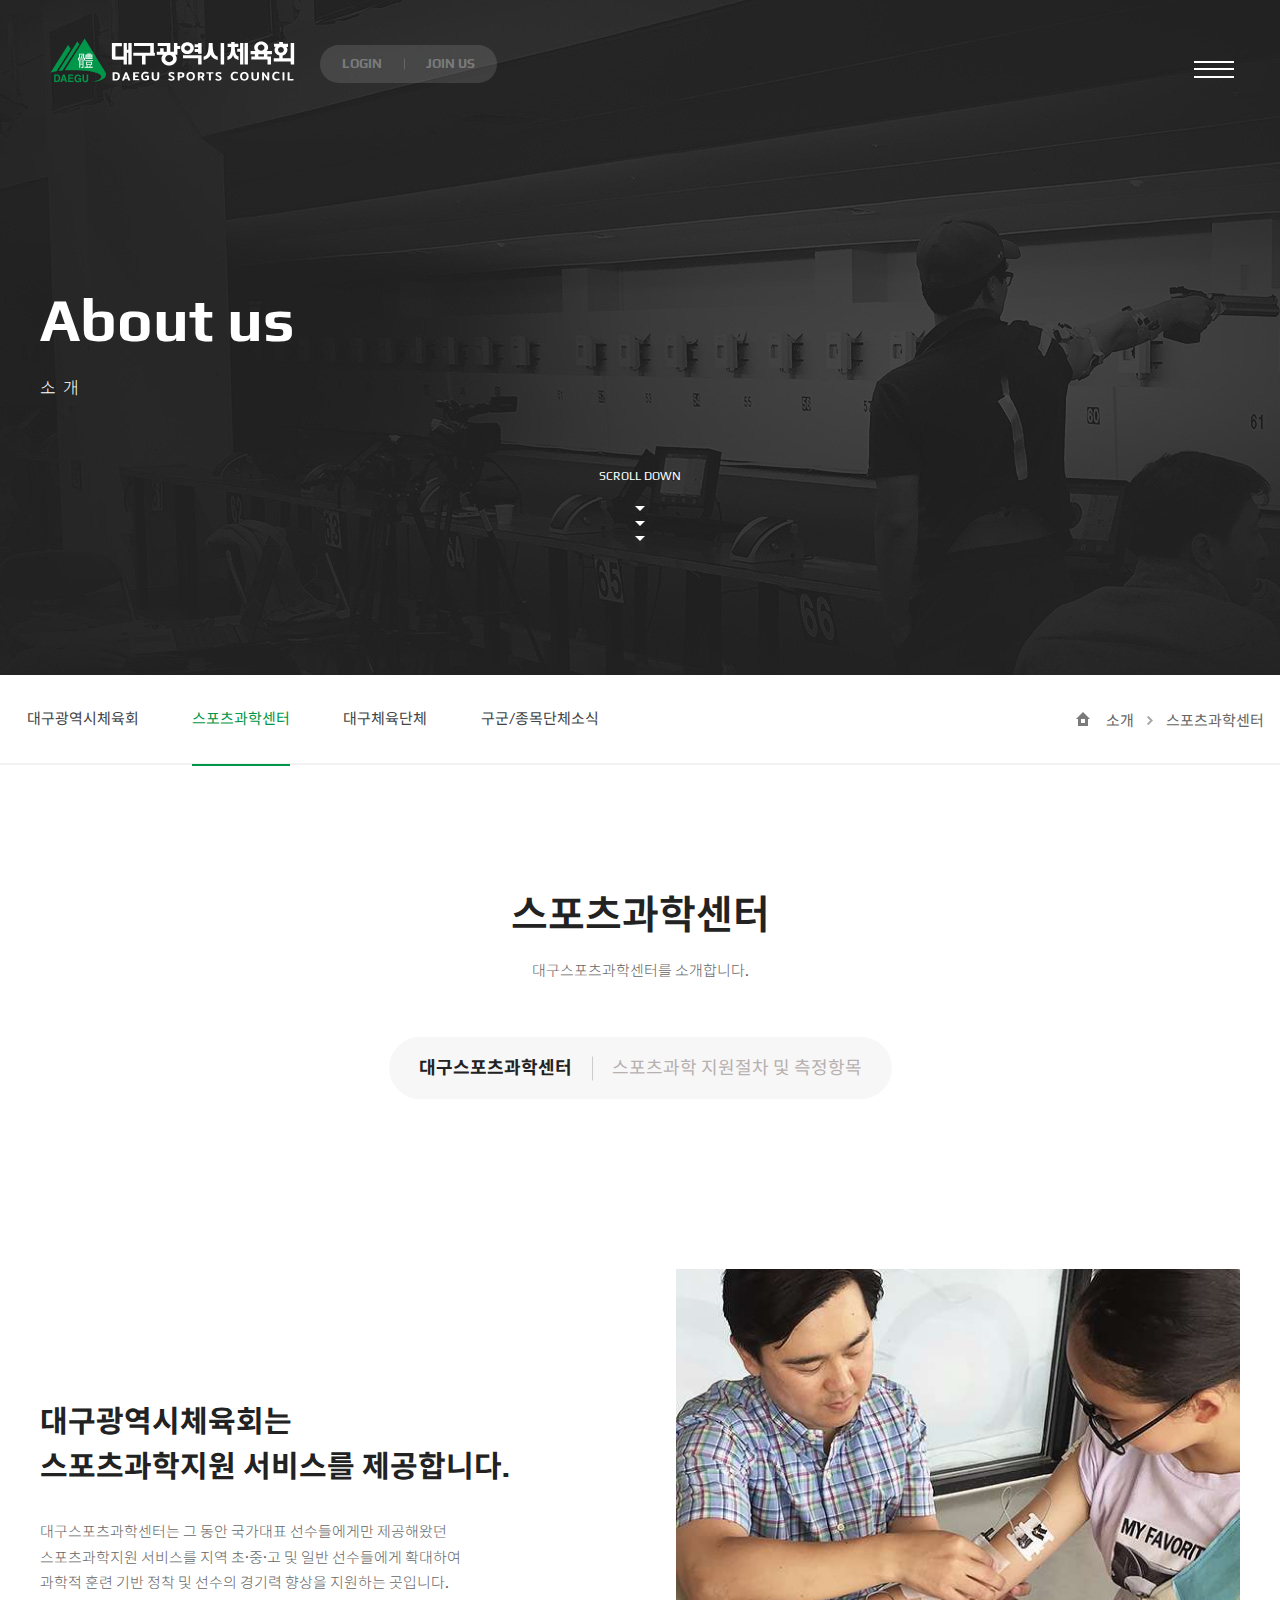
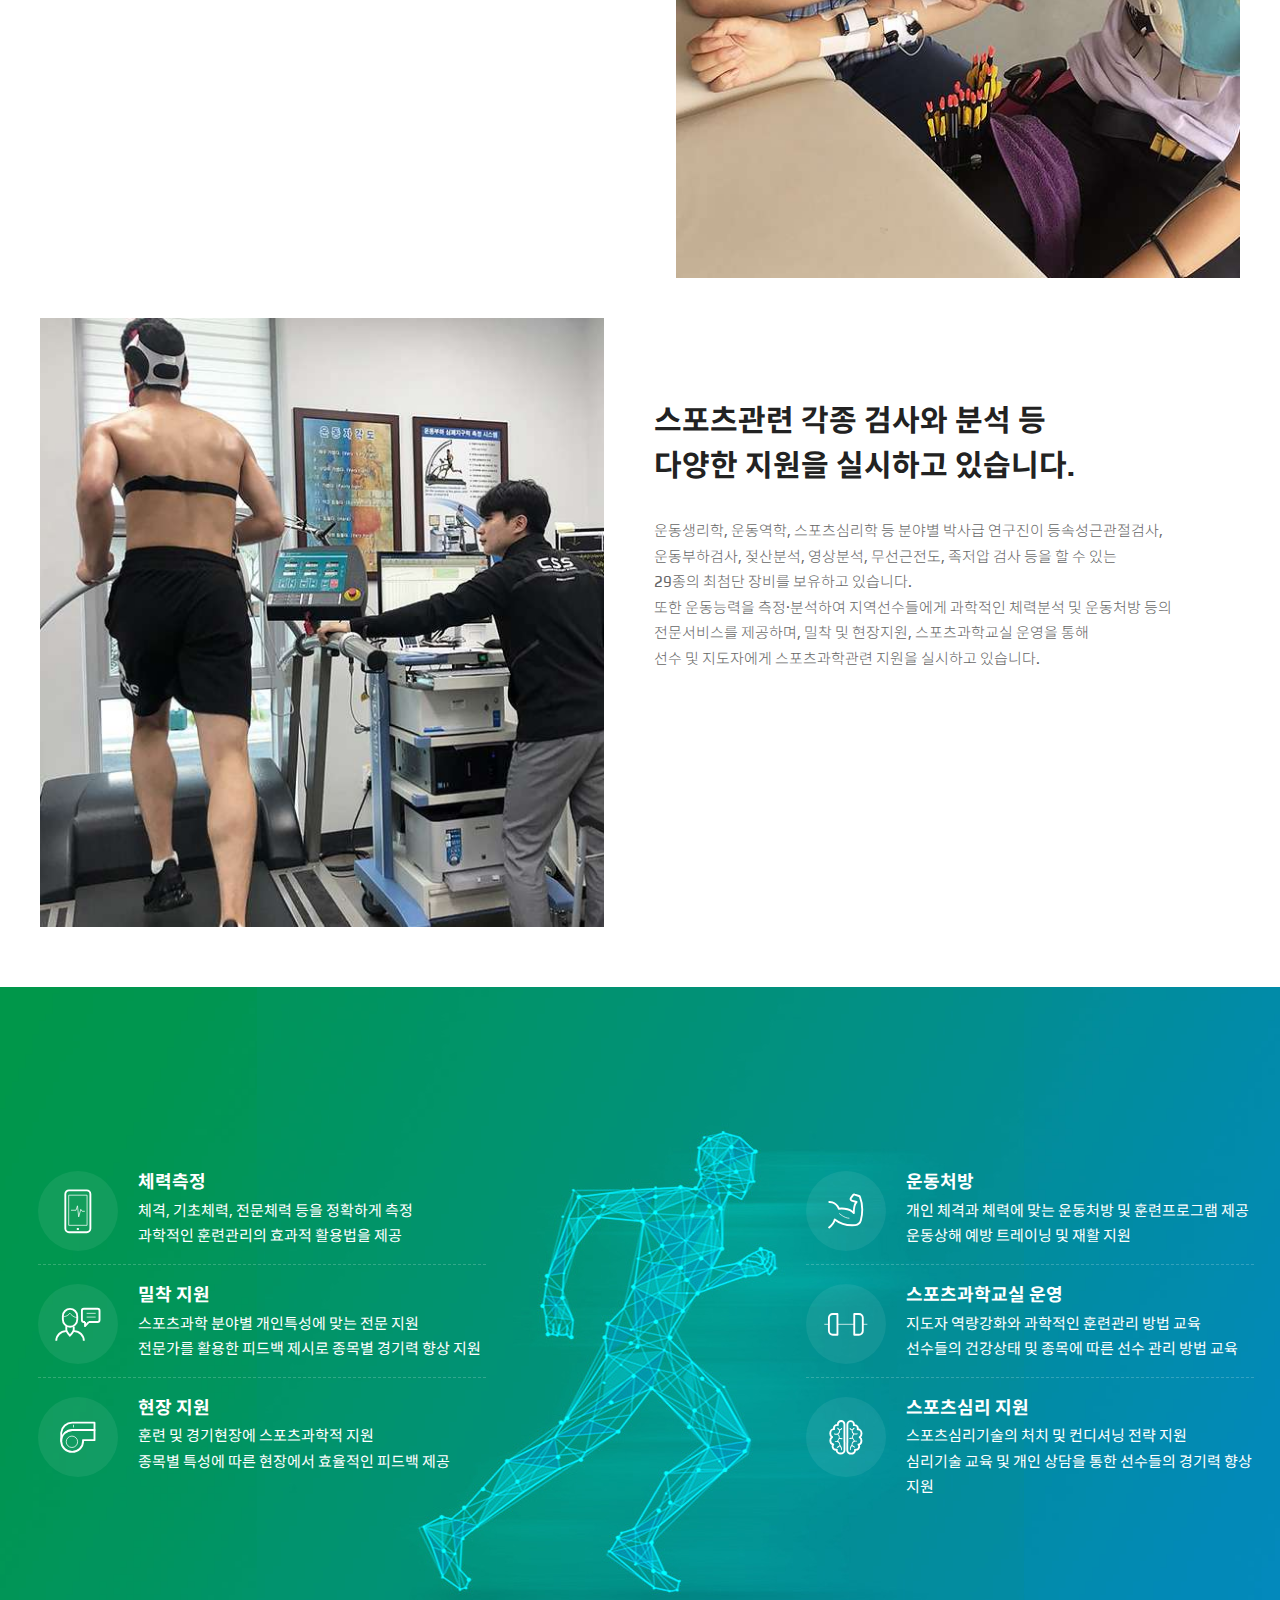
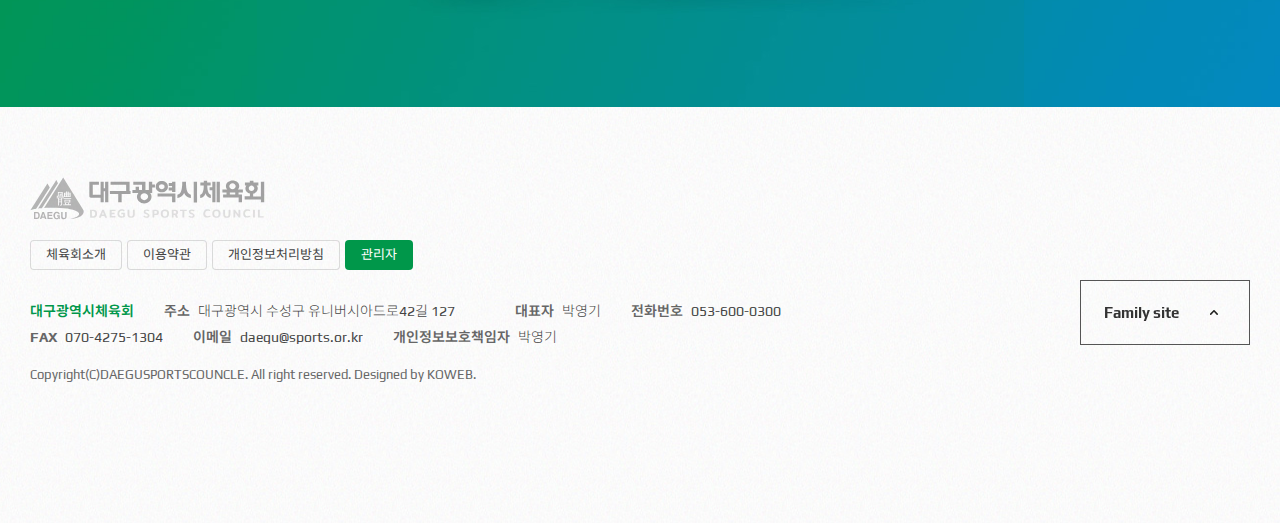
<file: sports_science_center.html>
<!DOCTYPE html>
<html lang="ko">
<head>
  <meta charset="utf-8">
  <meta name="about" content="스포츠과학센터">
  <title>대구광역시체육회</title>
  <meta name="viewport" content="width=device-width, initial-scale=1, maximum-scale=1, minimum-scale=1">
  <link rel="stylesheet" href="./css/common.css">
  <link rel="stylesheet" href="./css/common_sub.css">
  <link rel="stylesheet" href="./css/tab_menu.css">
  <link rel="stylesheet" href="./css/sports_science_center.css">
  <link rel="icon" href="./img/favicon.ico"/>
  <script src="./js/jquery-3.6.0.js"></script>
  <script defer src="./js/common.js"></script>
  <script defer src="./js/sub_scroll.js"></script>
</head>
<body>
  <header id="header">
    <h1>
      <a href="index.html">대구광역시체육회</a>
    </h1>
    <div class="login_menu">
      <ul>
        <li><a href="#" class="login">LOGIN</a></li>
        <li><a href="#" class="join">JOIN US</a></li>
      </ul>
    </div>
    <nav id="gnb">
      <ul>
        <li>
          <a href="notice.html">알림</a>
          <ul class="sub_menu">
            <li><a href="notice.html">공지</a></li>
            <li><a href="notice.html">공고</a></li>
            <li><a href="notice.html">경영공시/규정</a></li>
          </ul>
        </li>
        <li>
          <a href="about.html">소개</a>
          <ul class="sub_menu">
            <li><a href="about.html">대구광역시체육회</a></li>
            <li><a href="sports_science_center.html">스포츠과학센터</a></li>
            <li><a href="about.html">대구체육단체</a></li>
            <li><a href="about.html">구군/종목단체 소식</a></li>
          </ul>
        </li>
        <li>
          <a href="gallery.html">커뮤니티</a>
          <ul class="sub_menu">
            <li><a href="gallery.html">갤러리</a></li>
            <li><a href="gallery.html">보도자료</a></li>
            <li><a href="gallery.html">자료실</a></li>
          </ul>
        </li>
        <li>
          <a href="sports_science_center.html" class="on">대구스포츠단</a>
          <ul class="sub_menu">
            <li><a href="sports_science_center.html">선수단 소개</a></li>
            <li><a href="sports_science_center.html">뉴스</a></li>
          </ul>
        </li>
        <li><a href="#">스포츠인권센터</a></li>
      </ul>
    </nav>
    <a href="#" class="btn_menu">
      <div>
        <span></span>
        <span></span>
        <span></span>
      </div>
    </a>
    <div class="all_menu">
      <div class="menu_area">
        <nav class="all_menu_gnb">
          <ul>
            <li>
              <a href="notice.html">알림</a>
              <ul class="all_sub_menu">
                <li><a href="notice.html">공지</a></li>
                <li><a href="notice.html">공고</a></li>
                <li><a href="notice.html">경영공시/규정</a></li>
              </ul>
            </li>
            <li>
              <a href="about.html">소개</a>
              <ul class="all_sub_menu">
                <li><a href="about.html">대구광역시체육회</a></li>
                <li><a href="sports_science_center.html">스포츠과학센터</a></li>
                <li><a href="about.html">대구체육단체</a></li>
                <li><a href="about.html">구군/종목단체 소식</a></li>
              </ul>
            </li>
            <li>
              <a href="gallery.html">커뮤니티</a>
              <ul class="all_sub_menu">
                <li><a href="gallery.html">갤러리</a></li>
                <li><a href="gallery.html">보도자료</a></li>
                <li><a href="gallery.html">자료실</a></li>
              </ul>
            </li>
            <li>
              <a href="sports_science_center.html">대구스포츠단</a>
              <ul class="all_sub_menu">
                <li><a href="sports_science_center.html">선수단 소개</a></li>
                <li><a href="sports_science_center.html">뉴스</a></li>
              </ul>
            </li>
            <li><a href="#">스포츠인권센터</a></li>
          </ul>
        </nav>
        <ul class="all_menu_info">
  				<li>
  					<p>Contact us</p>
  					<a href="tel:053-600-0300">TEL. 053-600-0300</a><br>
            <a href="fax:070-4275-1304">FAX. 070-4275-1304</a>
  				</li>
  				<li>
  					<p>Address</p>
  					<address>
  						<span>대구광역시체육회</span><br>대구광역시 수성구 유니버시아드로42길 127
  					</address>
  				</li>
  			</ul>
      </div>
      <div class="img_area">
        <div class="building_img"></div>
        <div class="map_img"></div>
      </div>
    </div>
  </header>
  <section>
    <div class="section_title">
    	<div class="section_text">
    		<h2>About us</h2>
    		<h3>소개</h3>
    	</div>
      <div class="scroll_down">
        <a href="#">
          <p>Scroll Down</p>
          <span></span>
          <span></span>
          <span></span>
        </a>
      </div>
    </div>
    <div class="lnb">
      <div class="lnb_wrap">
        <nav class="lnb_menu">
          <ul>
            <li><a href="about.html">대구광역시체육회</a></li>
            <li class="on"><a href="sports_science_center.html">스포츠과학센터</a></li>
            <li><a href="#">대구체육단체</a></li>
            <li><a href="#">구군/종목단체소식</a></li>
          </ul>
        </nav>
        <ul class="nav_step">
          <li><a href="#">
            <img src="./img/icon_home.png" alt="홈 아이콘">
          </a></li>
          <li>소개</li>
          <li>스포츠과학센터</li>
        </ul>
      </div>
    </div>
    <div class="content">
      <div class="content_wrap">
        <div class="content_title">
          <h4>스포츠과학센터</h4>
          <h5>대구스포츠과학센터를 소개합니다.</h5>
        </div>
        <div class="tab_menu">
          <div class="tab_menu_wrap">
            <span class="on">대구스포츠과학센터</span>
            <span>스포츠과학 지원절차 및 측정항목</span>
          </div>
        </div>
        <div class="tab_content_01">
          <div class="introduce inner">
            <div class="introduce_01">
              <div class="introduce_img">
                <img src="./img/sports_science_center/img_about020101.jpg" alt="대구슾츠과학센터 사진1">
              </div>
              <div class="introduce_txt">
                <strong>대구광역시체육회는<br>스포츠과학지원 서비스를 제공합니다.</strong>
                <p>대구스포츠과학센터는 그 동안 국가대표 선수들에게만 제공해왔던<br>스포츠과학지원 서비스를 지역 초·중·고 및 일반 선수들에게 확대하여<br>과학적 훈련 기반 정착 및 선수의 경기력 향상을 지원하는 곳입니다.</p>
              </div>
            </div>
            <div class="introduce_02">
              <div class="introduce_img">
                <img src="./img/sports_science_center/img_about020102.jpg" alt="대구슾츠과학센터 사진2">
              </div>
              <div class="introduce_txt">
                <strong>스포츠관련 각종 검사와 분석 등<br>다양한 지원을 실시하고 있습니다.</strong>
                <p>운동생리학, 운동역학, 스포츠심리학 등 분야별 박사급 연구진이 등속성근관절검사,<br>운동부하검사, 젖산분석, 영상분석, 무선근전도, 족저압 검사 등을 할 수 있는<br>29종의 최첨단 장비를 보유하고 있습니다.<br>또한 운동능력을 측정·분석하여 지역선수들에게 과학적인 체력분석 및 운동처방 등의<br>전문서비스를 제공하며, 밀착 및 현장지원, 스포츠과학교실 운영을 통해<br>선수 및 지도자에게 스포츠과학관련 지원을 실시하고 있습니다.</p>
              </div>
            </div>
          </div>
          <div class="support">
            <img class="window" src="./img/sports_science_center/img_about020103.jpg" alt="대구스포츠과학센터의 지원">
            <img class="mobile" src="./img/sports_science_center/img_about020103_mo.jpg" alt="대구스포츠과학센터의 지원">
            <ul class="list_left">
              <li>
                <strong>체력측정</strong>
                <p>체격, 기초체력, 전문체력 등을 정확하게 측정<br>과학적인 훈련관리의 효과적 활용법을 제공</p>
              </li>
              <li>
                <strong>밀착 지원</strong>
                <p>스포츠과학 분야별 개인특성에 맞는 전문 지원<br>전문가를 활용한 피드백 제시로 종목별 경기력 향상 지원</p>
              </li>
              <li>
                <strong>현장 지원</strong>
                <p>훈련 및 경기현장에 스포츠과학적 지원<br>종목별 특성에 따른 현장에서 효율적인 피드백 제공</p>
              </li>
            </ul>
            <ul class="list_right">
              <li>
                <strong>운동처방</strong>
                <p>개인 체격과 체력에 맞는 운동처방 및 훈련프로그램 제공<br>운동상해 예방 트레이닝 및 재활 지원</p>
              </li>
              <li>
                <strong>스포츠과학교실 운영</strong>
                <p>지도자 역량강화와 과학적인 훈련관리 방법 교육<br>선수들의 건강상태 및 종목에 따른 선수 관리 방법 교육</p>
              </li>
              <li>
                <strong>스포츠심리 지원</strong>
                <p>스포츠심리기술의 처치 및 컨디셔닝 전략 지원<br>심리기술 교육 및 개인 상담을 통한 선수들의 경기력 향상 지원</p>
              </li>
            </ul>
          </div>
        </div>
      </div>
    </div>
  </section>
  <footer id="main_footer">
    <div class="footer_wrap">
      <h1><img src="./img/img_flogo.svg" alt="대구광역시체육회 로고"></h1>
      <ul class="flink">
        <li><a href="#">체육회소개</a></li>
        <li><a href="#">이용약관</a></li>
        <li><a href="#">개인정보처리방침</a></li>
        <li><a href="#">관리자</a></li>
      </ul>
      <ul class="flist">
        <li>
          대구광역시체육회
        </li>
        <li>
          <span>주소</span>
          <address>대구광역시 수성구 유니버시아드로42길 127</address>
        </li>
        <li>
          <span>대표자</span>
          <span>박영기</span>
        </li>
        <li>
          <span>전화번호</span>
          <span><a href="tel:053-600-0300">053-600-0300</a></span>
        </li>
        <li>
          <span>FAX</span>
          <span><a href="fax:070-4275-1304">070-4275-1304</a></span>
        </li>
        <li>
          <span>이메일</span>
          <span><a href="mailto:daegu@sports.or.kr">daegu@sports.or.kr</a></span>
        </li>
        <li>
          <span>개인정보보호책임자</span>
          <span>박영기</span>
        </li>
      </ul>
      <div class="f_select_box">
        <div class="f_select_box_inner">
          <button type="button" class="f_select_btn">Family site</button>
          <div class="f_select_list">
            <ul>
              <li><a href="#" target="_top">대한체육회<img src="./img/img_blank.png" alt="새창"></a></li>
              <li><a href="#" target="_top">성서국민체육센터<img src="./img/img_blank.png" alt="새창"></a></li>
              <li><a href="#" target="_top">청렴신문고 복지보조금 부정신고센터<img src="./img/img_blank.png" alt="새창"></a></li>
              <li><a href="#" target="_top">국민권익위원회 공익신고<img src="./img/img_blank.png" alt="새창"></a></li>
            </ul>
          </div>
        </div>
      </div>
      <p class="footer_copy">Copyright(C)DAEGUSPORTSCOUNCLE.<br> All right reserved. Designed by KOWEB.</p>
    </div>
    <a href="#" class="btn_top">
      <svg class="progress-circle" viewBox="-1 -1 102 102">
    		<path d="M50,1 a49,49 0 0,1 0,98 a49,49 0 0,1 0,-98" stroke="#83c7a4" stroke-width="4" fill="none"></path>
    	</svg>
    </a>
  </footer>
</body>
</html>
</file>
<file: css/common.css>
@charset "utf-8";
@import url('https://fonts.googleapis.com/css2?family=Noto+Sans+KR:wght@300;400;500;700;900&display=swap');
@import url('https://fonts.googleapis.com/css2?family=Play:wght@400;700&display=swap');
*{ margin: 0; padding: 0; }
ul, ol{ list-style: none; }
a{ text-decoration: none; color: #666; }
body {
  font-family: 'Play', 'Noto Sans KR', sans-serif;
  height: 100%;
  word-break: keep-all;
}
button{
  font-family: 'Play', 'Noto Sans KR', sans-serif;
}

html, body, .fullpage{
  width: 100%;
}
.fullpage{
  /* padding-right: 16px; */
  /* margin-right: 16px; */
  /* margin-right: -16px; */
}

/* 헤더 시작 */
#header{
  position: absolute;
  margin-top: 50px;
  top: 0;
  width: 100%;
  z-index: 100;
  transition: all .3s;
}
#header:before{
  content: '';
  position: fixed;
  display: block;
  top: 0;
  width: 100%;
  height: 90px;
  opacity: 0;
  visibility: hidden;
  transition: all .2s;
  box-sizing: border-box;
  background: rgba(255,255,255,0.75);
  border-bottom: 1px solid rgba(233, 233, 233,0.251);
  box-shadow: 0 0 5px rgba(0,0,0,0.251);
}
#header.on:before{
  visibility: visible;
  opacity: 1;
}
#header h1{
  position: absolute;
  left: 90px;
  width: 245px;
  height: 45px;
}
#header h1 > a{
  display: block;
  width: 100%;
  height: 100%;
  line-height: 38px;
  background: url('../img/logo.svg') no-repeat 50% 50%;
  font-size: 0;
}
#header.on h1 > a{
  background: url('../img/logo02.svg') no-repeat 50% 50%;
}
/* 로그인 */
.login_menu{
  position: absolute;
  top: 2px;
  left: 400px;
  overflow: hidden;
}
.login_menu li{ float: left; }
.login_menu a{
  position: relative;
  float: left;
  font-family: 'Play', sans-serif;
  color: rgba( 255, 255, 255, .3 );
  font-size: 13px;
  line-height: 38px;
  font-weight: 700;
  background: rgba( 255, 255, 255, .12 );
  padding: 0 22px;
  transition: color 0.3s ease-out;
}
.login_menu a:hover{
  color: rgba( 255, 255, 255, 1);
}
.login_menu li:first-child a{
  border-radius: 19px 0 0 19px;
}
.login_menu li:last-child a{
  border-radius: 0 19px 19px 0;
}
.login_menu li:last-child a:before{
  content:'';
  position: absolute;
  left: 0;
  top: 50%;
  transform: translateY( -50% );
  width: 1px;
  height: 11px;
  background: #ddd;
  opacity: .2;
}
#header.on .login_menu a{
  color: rgba(0,0,0,0.5);
  background-color: #f7f7f7;
}
#header.on .login_menu a:hover{
  color: #00974a;
}
/* 메뉴 */
#gnb{
  overflow: visible;
  display: block;
  position: absolute;
  top: 5px;
  right: 200px;
}
#gnb > ul > li{
  position: relative;
  display: inline-block;
}
#gnb > ul > li > a{
  padding: 10px 40px 30px;
  color: #fff;
  font-size: 18px;
  font-weight: 400;
  transition: .2s ease-out;
}
#header.on #gnb li a{ color: #222; }
#gnb ul li a:hover, #gnb > ul > li > a.on, #header.on #gnb li a:hover{
  color: #00974a;
}
#gnb .sub_menu{
  position: absolute;
  padding: 9px 12px;
  top: 35px;
  left: 50%;
  min-width: 170px;
  background: #fff;
  border: 1px solid #444;
  box-sizing: border-box;
  box-shadow: 15px 20px 29px 0 rgba( 0, 0, 0, .23 );
  transform: translateX( -50% );
  transition: .4s ease-out;
  transition-property: opacity, top, visibility;
  visibility: hidden;
  opacity: 0;
}
#gnb li:hover .sub_menu{
  top: 55px;
  visibility: visible;
  opacity: 1;
}
#gnb .sub_menu a{
  display: block;
  position: relative;
  padding: 11px 11px;
  color: #404040;
  font-size: 15px;
  text-align: left;
  background: #fff;
  transition: .3s;
}
#gnb .sub_menu li:not(:first-child) a{
  border-top: 1px solid #e1e1e1;
}
/* 모든 메뉴 */
.btn_menu{
  display: block;
  position: fixed;
  top: 23px;
  right: 85px;
  padding: 43px 66px;
  transition: background .3s, top .3s;
  z-index: 500;
}
.btn_menu:hover span, .btn_menu.on:hover span, #header.on .btn_menu:hover span, #header.on .btn_menu.on:hover span, .btn_menu.scroll_menu:hover span, .btn_menu.scroll_menu.on:hover span{
  background: #00974a;
}
.btn_menu div{
  position: absolute;
  z-index: 300;
  top: 38px;
  left: 50%;
  margin-left: -20px;
  width: 40px;
  height: 16px;
}
.btn_menu span{
  display: block;
  position: absolute;
  width: 40px;
  height: 2px;
  background: #fff;
  transform: rotate( 0deg );
  transition-duration: 0.3s;
  transition-timing-function: ease;
  transition-property: top, transform, background;
  transition-delay:  .3s, 0s, 0s;
}

#header.on .btn_menu span, .btn_menu.scroll_menu span, #header.on .btn_menu.on span, .btn_menu.scroll_menu.on span{
  background: #222;
}
.btn_menu span:nth-of-type(1){
  top: 0;
}
.btn_menu span:nth-of-type(2){
  top: 8px;
  margin-top: -1px;
}
.btn_menu span:nth-of-type(3){
  top: 15px;
}
.btn_menu.on span:nth-of-type(1){
  top: 8px;
  transform: rotate( 45deg );
  transition-property: transform, top, background;
}
.btn_menu.on span:nth-of-type(2), #header.on .btn_menu.on span:nth-of-type(2), .btn_menu.scroll_menu.on:hover span:nth-of-type(2){
  background: transparent;
}
.btn_menu.on span:nth-of-type(3){
  top: 8px;
  transform: rotate( -45deg );
  transition-property: transform, top, background;
}
.btn_menu ~ .all_menu{
  visibility: hidden;
}
.btn_menu.on ~ .all_menu{
  visibility: visible;
}
.all_menu{
  position: fixed;
  display: flex;
  top: 0;
  width: 100%;
  height: 100%;
  z-index: 200;
}
.menu_area{
  position: relative;
  display: flex;
  justify-content: center;
  align-items: center;
  width: 1230px;
  top: 0;
  height: 0;
  background: #fff;
  opacity: 0;
  transition: 1.3s cubic-bezier(0.165, 0.84, 0.44, 1) .3s;
}
.btn_menu.on ~ .all_menu .menu_area{
  height: 100%;
  opacity: 1;
}
/* 전체 메뉴 텍스트 영역 */
.all_menu .all_menu_gnb{
  overflow: visible;
  position: relative;
  width: 100%;
  top: -90px;
  opacity: 0;
  transition: all 0.3s ease-out;
}
.btn_menu.on ~ .all_menu .all_menu_gnb{
  top: 0;
  opacity: 1;
  transition: all 1.3s ease-out 0.4s;
}
.all_menu .all_menu_gnb > ul{
  display: flex;
  flex-wrap: wrap;
  margin: 0 10px 0 90px;
  margin-bottom: 30px;
}
.all_menu .all_menu_gnb > ul > li{
  margin-bottom: 80px;
  width: calc( 100% / 3 );
}
.all_menu .all_menu_gnb > ul > li > a{
  padding: 0;
  color: #222;
  font-size: 35px;
  font-weight: 800;
  letter-spacing: -0.02em;
}
.all_sub_menu{
  position: relative;
  margin-top: 20px;
}
.all_sub_menu a{
  display: block;
  padding: 6px 0;
  color: #666;
  font-size: 16px;
  font-weight: 300;
  font-family: 'Noto Sans KR', Sans-serif;
  line-height: 1.7;
}
.all_menu_info{
  position: absolute;
  display: flex;
  right: 50px;
  bottom: 50px;
  height: 89px;
  opacity: 0;
  transition: all 0.3s ease-out;
}
.btn_menu.on ~ .all_menu .all_menu_info{
  opacity: 1;
  transition: all 1.3s ease-out 0.4s;
}
.all_menu_info li{
  padding: 0 40px;
}
.all_menu_info li:last-child{
  border-left: 1px solid #ddd;
}
.all_menu_info p{
  display: block;
  margin-bottom: 17px;
  color: #222;
  font-size: 17px;
  font-weight: 900;
  letter-spacing: -0.03rem;
}
.all_menu_info *{
  color: #666;
  font-size: 14px;
  font-weight: 300;
  line-height: 1.6;
}
.all_menu_info span{
  color: #00974a;
}
/* 전체 메뉴 이미지 영역 */
.img_area{
  width: 690px;
  height: 100%;
}
.building_img{
  overflow: hidden;
  width: 0;
  left: 0;
  height: 50%;
  opacity: 0;
  background: url('../img/img_all.jpg') center center;
  transition: 1.5s cubic-bezier(0.6,0.05,0.01,0.99);
}
.building_img_area{
  width: 100%;
  height: 100%;
  background: url('../img/img_all.jpg');
  background-size: cover;
  transition: all 0s linear 0s;
  transform-style: flat;
}
.btn_menu.on ~ .all_menu .building_img{
  width: 100%;
  opacity: 1;
}
.map_img{
  float: right;
  width: 0;
  height: 50%;
  opacity: 0;
  background: url('../img/img_map.jpg');
  background-position: 50% 70%;
  transition: 1.5s cubic-bezier(0.6,0.05,0.01,0.99);
}
.btn_menu.on ~ .all_menu .map_img{
  width: 100%;
  opacity: 1;
}
/* 헤더 끝 */
/* 푸터 */
#main_footer{
  position: relative;
  display: block;
  bottom: 0;
  width: 100%;
  background: #f8f8f8;
  background: url('../img/img_footer.jpg') 100%;
}
.footer_wrap{
  position: relative;
  margin: 0 auto;
  padding: 70px 0 137px;
  width: 1300px;
  box-sizing: border-box;
}
#main_footer h1{
  position: relative;
  left: 0;
  height: 43px;
}
#main_footer h1 img{
  height: 43px;
}
.flink{
  margin-top: 20px;
  overflow: hidden;
}
.flink li{
  float: left;
  margin-right: 5px;
}
.flink a{
  display: block;
  padding: 0 15px;
  color: #444;
  font-size: 13px;
  line-height: 28px;
  background: rgba(255,255,255,0.07);
  border: 1px solid rgba(93,93,93,0.21);
  border-radius: 4px;
  box-sizing: border-box;
}
.flink li:last-child a{
  color: #fff;
  background: #00974a;
  border-color: transparent;
}
.flist{
  overflow: hidden;
  position: relative;
  margin-top: 22px;
  font-size: 14px;
}
.flist li, .flist address{
  overflow: hidden;
  float: left;
  margin-right: 30px;
  margin-bottom: -12px;
  color: #444;
  font-weight: 300;
  line-height: 38px;
}
.flist li:first-child{
  color: #00974a;
  font-weight: 600;
}
.flist span{
  float: left;
}
.flist li span:first-child{
  margin-right: 8px;
  color: #666;
  font-weight: 600;
}
.flist a{
  color: #444;
}
address{
  font-style: normal;
}
.flist li:nth-child(5){
  clear: both;
}
.footer_copy{
  margin-top: 20px;
  color: #666;
  font-size: 13px;
  line-height: 1.7;
}

.f_select_box{
  position: absolute;
  top: 173px;
  right: 0;
}
.f_select_box_inner{
  position: relative;
}
.f_select_btn{
  display: inline-block;
  position: relative;
  padding: 25px 124px 25px 32px;
  right: 0;
  color: #333;
  font-size: 15px;
  font-weight: 700;
  text-align: left;
  background: none;
  outline: 0;
  border: 1px solid #555;
  box-sizing: border-box;
  cursor: pointer;
  z-index: 1;
}
.f_select_btn:before{
  content: "";
  position: absolute;
  top: 50%;
  right: 31px;
  margin-top: -3px;
  width: 8px;
  height: 5px;
  background: url('../img/img_select.svg') no-repeat 0 0;
  transition: transform .3s ease-out;
  vertical-align: middle;
}
.f_select_btn.on:before{
  transform: rotate( 180deg );
}
.f_select_list{
  overflow-y: auto;
  position: absolute;
  top: 0;
  bottom: 100%;
  width: 100%;
  max-height: 155px;
  background: #fff;
  transition: top .4s ease-in-out;
  z-index: 0;
}
.f_select_btn.on ~ .f_select_list{
  top: -155px;
}
.f_select_list ul{
  padding: 10px 0;
}
.f_select_list a{
  display: block;
  padding: 9px 23px;
  color: #999;
  font-size: 13px;
  font-weight: 500;
  line-height: 1.7;
  transition: .3s ease-out;
}
.f_select_list a:hover{
  color: #222;
}
.f_select_list img{
  display: inline-block;
  vertical-align: middle;
  margin: -2px 0 0 5px;
  width: 16px;
  height: 16px;
}
.footer_copy br{
  display: none;
}
/* 탑 버튼 */
.btn_top{
  position: fixed;
  display: block;
  right: 50px;
  bottom: 40px;
  width: 61px;
  height: 61px;
  background: rgba(255, 255, 255, .95);
  border-radius: 50px;
  box-shadow: inset 0 0 0 3px rgba( 0, 0, 0, .1 );
  transition: all 200ms linear;
  visibility: hidden;
  opacity: 0;
  z-index: 50;
}
.btn_top.on{
  bottom: 50px;
  visibility: visible;
  opacity: 1;
}
.btn_top:before{
  content: "";
  position: absolute;
  display: block;
  width: 100%;
  height: 100%;
  background: url('../img/btn_top.svg') no-repeat 50% 50%;
  background-size: 14px, 12px;
  transform: rotate( 90deg );
  transition: all 200ms linear;
}

.progress-circle path{
  transition: all 200ms linear;
}

/* commont */
@media screen and ( max-width: 1650px ){
  #header h1 {
    top: -12px;
    left: 50px;
  }
  #gnb{
    display: none;
  }
  .login_menu{
    top: -5px;
    left: 320px;
  }
  .btn_menu{
    right: 0;
  }
}
/* main_page */
@media screen and ( max-width: 1580px ){
  .footer_wrap{
    width: auto;
    padding: 70px 40px 137px;
  }
  .f_select_box{
    right: 30px;
  }
}
@media screen and ( max-width: 1280px ){
  .img_area{
    width: 0%;
  }
  .btn_menu.on span{
    background: #000;
  }
  .menu_area{
    width: 100%;
  }
  .all_menu_info{
    right: 10px;
  }
  .all_menu .all_menu_gnb > ul {
    margin-left: 15%;
  }
  .footer_wrap{
    padding: 70px 30px 137px;
  }
  .f_select_btn{
    padding: 23px 70px 23px 23px;
  }
}

@media screen and ( max-width: 1024px ){
  #btn_popup{
    display: none;
  }
  .footer_wrap{
    padding: 30px 20px;
  }
  #main_footer h1, #main_footer h1 img{
    height: 34px;
  }
  .flink a{
    padding: 0 14px;
    font-size: 12px;
    font-weight: 300;
  }
  .flist{
    font-size: 13px;
  }
  .flist li{
    float: none;
    line-height: 34px
  }
  .flist li, .flist a, address{
    color: #888;
  }
  .f_select_box{
    position: relative;
    margin-top: 20px;
    top: auto;
    right: auto;
    display: inline-block;
  }
  .f_select_btn{
    padding: 14px 97px 14px 20px;
    font-size: 12px;
  }
  .f_select_btn:before{
    right: 20px;
  }
  .footer_copy{
    font-size: 12px;
  }
  .f_select_list a{
    padding: 6px 20px;
  }
  .btn_top{
    right: 15px;
    bottom: 5px;
    width: 50px;
    height: 50px;
  }
  .btn_top.on{
    bottom: 15px;
  }
}
@media screen and ( max-width: 768px ){
  #header{
    margin-top: 23px;
  }
  #header h1 {
    top: 0;
    left: 15px;
    width: 180px;
    height: 33px;
  }
  .login_menu{
    top: -1px;
    left: 205px;
  }
  .login_menu a{
    padding: 0 10px;
    font-size: 12px;
    background: none;
  }
  .login_menu li:last-child a:before{
    width: 3px;
    height: 3px;
    border-radius: 50%;
  }
  .all_menu .all_menu_gnb > ul{
    justify-content: flex-end;
    margin-bottom: 50px;
    margin-left: 5%;
  }
  .all_menu .all_menu_gnb > ul > li{
    width: 50%;
    margin-bottom: 0;
  }
  .all_menu .all_menu_gnb > ul > li:nth-child(1),.all_menu .all_menu_gnb > ul > li:nth-child(2){
    margin-bottom: 20px;
  }
  .all_sub_menu{
    height: auto;
  }
  .btn_menu{
    top: -13px;
    padding: 0;
  }
  .btn_menu div{
    top: 45px;
    left: auto;
    right: 16px;
    width: 23px;
    height: 17px;
  }
  .btn_menu span{
    width: 100%;
  }
  .btn_menu span:nth-of-type(2){
    top: 6px;
  }
  .btn_menu span:nth-of-type(3){
    top: 10px;
  }
  .btn_menu.on span:nth-of-type(1), .btn_menu.on span:nth-of-type(3){
    top: 6px;
  }
  .all_sub_menu{
    height: auto;
    margin-top: 20px;
  }
}

/* 모바일 배경화면 넣고 배열 바꾸기 */
@media screen and ( max-width: 500px ){
  .menu_area{
    align-items: flex-start;
  }
.menu_area:before{
    content: '';
    position: absolute;
    width: 100%;
    height: 100%;
    background: url('../img/img_mark.svg') no-repeat 89% 90% / 70%;
    opacity: 0.5;
  }

  .all_menu .all_menu_gnb > ul{
    flex-direction: column;
    align-content: center;
    text-align: center;
    margin: 110px 0 0 0;
  }
  .all_menu .all_menu_gnb > ul > li{
    display: block;
    width: auto;
    margin: 0;
    padding: 0;
  }
  .all_menu .all_menu_gnb > ul > li:nth-child(1), .all_menu .all_menu_gnb > ul > li:nth-child(2) {
    margin-bottom: 0;
  }
  .all_menu .all_menu_gnb > ul > li > a{
    display: block;
    padding: 16px 0;
    color: #111;
    font-size: 21px;
    font-weight: 300;
    transition: all 0.3s ease 0s;
  }
  .all_sub_menu{
    /* height: 0; */
    margin-top: 0;
  }
  .all_menu_gnb li.on .all_sub_menu{
    display: block;
  }
  .all_menu_gnb li a.on, .all_menu_gnb li a:hover{
    color: #00974a;
  }
  .all_sub_menu, .all_menu_info{
    display: none;
  }
  .footer_copy br{
    display: block;
  }
}
@media screen and ( max-width: 360px ){
  .login_menu{
    display: none;
  }
}
</file>
<file: css/common_sub.css>
@charset "utf-8";
h2, h3{ line-height: 1.5; }
/* 섹션 타이틀 배너 */
.section_title{
  position: relative;
  height: 675px;
  background: 50% 50% / cover;
}
.section_text{
  position: relative;
  margin: 0 auto;
  top: 50%;
  width: 1184px;
  transform: translateY( -50% );
}
.section_text h2{
  color: #fff;
  font-size: 60px;
  font-weight: 600;
}
.section_text h3{
  margin-top: 11px;
  color: #fff;
  font-size: 17px;
  font-weight: 300;
  letter-spacing: 7px;
}
.scroll_down{
  position: absolute;
  left: 50%;
  bottom: 124px;
  transform: translateX(-50%);
  z-index: 10;
}
.scroll_down p{
  margin-bottom: 23px;
  color: #fff;
  font-size: 12px;
  text-transform: uppercase;
}
.scroll_down span{
  display: block;
  margin: 0 auto 5px;
  width: 0;
  height: 0;
  border: 5px solid transparent;
  border-top-color: #fff;
  animation: scroll_down 1.4s infinite;
}
.scroll_down span:nth-of-type(1){
  animation-delay: 0s;
}
.scroll_down span:nth-of-type(2){
  animation-delay: .05s;
}
.scroll_down span:nth-of-type(3){
  animation-delay: .1s;
}
@keyframes scroll_down{
  from{
    opacity: 0;
  }
  to{
    opacity: 1;
  }
}
/* lnb 중간 메뉴 */
.lnb{
  position: relative;
  display: flex;
  justify-content: center;
  align-items: center;
  width: 100%;
  height: 90px;
  border-bottom: 2px solid #f2f2f2;
  box-sizing: border-box;
}
.lnb_wrap, .inner, .bbs{
  margin: 0 auto;
  width: 1200px;
}
.lnb_wrap{
  display: flex;
  justify-content: space-between;
}
.lnb_wrap li{
  white-space: nowrap;
}
.lnb_wrap li.on a{
  color: #00974a;
}
.lnb_wrap li.on a:before{
  content: '';
  position: absolute;
  bottom: -2px;
  width: 100%;
  height: 2px;
  background: #00974a;
  z-index: 10;
}
.lnb_menu ul{
  display: flex;
}
.lnb_menu a{
  display: block;
  position: relative;
  margin: 0 2.083vw;
  color: #444;
  font-weight: 400;
  line-height: 90px;
}
.nav_step{
  display: flex;
  align-items: center;
}
.nav_step li{
  position: relative;
  padding: 0 16px;
  color: #666;
  font-size: 15px;
}
.nav_step li:first-child{
  padding: 0;
}
.nav_step li:last-child:before{
  content: '';
  position: absolute;
  top: 7px;
  left: -3px;
  width: 6px;
  height: 9px;
  background: url('../img/icon_navigation02.svg') no-repeat 50% 50%;
}
.nav_step img{
  position: relative;
  top: 1px;
}
/* 컨텐츠 */
.content_wrap{
  margin: 0 auto;
  padding: 120px 0;
}
.content_title{
  text-align: center;
  margin-bottom: 53px;
}
.content_title h4{
  color: #222;
  font-weight: 600;
  font-size: 44px;
  line-height: 1.5;
}
.content_title h5{
  margin-top: 13px;
  color: #666;
  font-size: 16px;
  font-weight: 300;
  line-height: 1.7;
}
@media screen and ( max-width: 1280px ){
  .lnb_wrap{
    flex-grow: 1;
  }
  .section_text, .inner{
    margin-left: 40px;
    margin-right: 40px;
    width: auto;
  }
  .lnb_wrap, .bbs{
    width: auto;
  }
  .lnb_menu a, .nav_step li{
    font-size: 15px;
  }
  .content_title h4{
    font-size: 40px;
  }
  .content_title h5{
    font-size: 15px;
  }
}
@media screen and ( max-width: 1024px ){
  .lnb{
    height: 70px;
  }
  .lnb_menu a{
    line-height: 70px;
  }
  .section_title{
    height: 525px;
  }
  .section_text h2{
    font-size: 40px;
  }
  .section_text h3{
    margin-top: 6px;
    font-size: 15px;
  }
  .scroll_down {
    bottom: 62px;
  }
}
@media screen and ( max-width: 768px ){
  .section_title{
    height: 405px;
    text-align: center;
  }
  .section_text h2{
    font-size: 30px;
  }
  .scroll_down {
    bottom: 15px;
  }
  .content_title{
    margin-bottom: 20px;
  }
  .content_title h4{
    font-size: 28px;
  }
  .content_title h5{
    margin-top: 4px;
    font-size: 14px;
  }
  .section_text, .inner{
    margin-left: 15px;
    margin-right: 15px;
  }
  .inner{
    padding-top: 50px;
    padding-bottom: 60px;
  }
  .lnb{
    height: 46px;
  }
  .lnb_wrap {
    justify-content: center;
    width: 100%;
    height: 100%;
  }
  .lnb_menu{
    width: 100%;
  }
  .lnb_menu ul {
    justify-content: center;
  }
  .lnb_menu a{
    font-size: 14px;
    line-height: 46px;
  }
  .nav_step{
    display: none;
  }
}
@media screen and ( max-width: 500px ){
  .lnb_menu ul{
    overflow-x: scroll;
    overflow-y: hidden;
  }
  .lnb_wrap li.on a:before {
    bottom: 0px;
  }
}
</file>
<file: css/tab_menu.css>
@charset "utf-8";
/* 텝 메뉴 */
.tab_menu{
  display: flex;
  justify-content: center;
  margin-bottom: 170px;
}
.tab_menu_wrap{
  display: flex;
  background: #fff;
  border-radius: 100px;
}
.tab_menu_wrap span{
  cursor: pointer;
}
.tab_menu span{
  position: relative;
  display: inline-block;
  padding: 16px 20px;
  line-height: 1.7;
  color: #b7b0b0;
  font-size: 18px;
}
.tab_menu span.on{
  color: #222;
  font-weight: 700;
}
.tab_menu span:first-child{
  padding-left: 30px;
}
.tab_menu span:last-child{
  padding-right: 30px;
}
.tab_menu span:not(:first-child):before{
  content: "";
  position: absolute;
  top: 50%;
  left: 0;
  width: 1px;
  height: 24px;
  transform: translate(calc( -50% + 0.5px), calc( -50% + 0.5px));
  background: #ccc;
}
@media screen and ( max-width: 1024px ){
  .tab_menu {
    margin-bottom: 110px;
  }
  .tab_menu span{
    font-size: 15px;
  }
}
@media screen and ( max-width: 768px ){
  .tab_menu span{
    font-size: 13px;
  }
  .tab_menu{
    margin-bottom: 40px;
  }
}
</file>
<file: css/about.css>
@charset "utf-8";
/* 섹션 타이틀 배너 */
.section_title{
  background-image: url('../img/img_visual02.jpg');
}
/* 컨텐츠 */
.content{
  background: url('../img/bg_body.jpg') no-repeat top center;
}
/* 탭 메뉴 1 */
.tab_content_01{
}
/* 인사말 */
.greet {
  overflow: hidden;
  margin-bottom: 60px
}
.greet_txt{
  float: left;
  width: 50%;
}
.greet_img{
  float: right;
  width: 50%;
  text-align: right;
}
h6{
  margin-bottom: 70px;
  font-size: 38px;
  font-weight: 500;
  color: #222;
  line-height: 1.4;
}
.greet p{
  line-height: 1.7;
  color: #666;
  font-size: 16px;
  font-weight: 300;
}
.greet p:not(:first-child){
  margin-top: 25px;
}
/* 정보 */
.info{
  position: relative;
  display: inline-block;
}
.info > li{
  display: block;
  float: left;
  padding: 25px 18px;
  width: 100%;
  color: #222;
  font-size: 18px;
  font-weight: 500;
  text-align: left;
  border-top: 1px solid #ccc;
  box-sizing: border-box;
}
.info > li:first-child{
  border-top: 2px solid #222;
}
.info > li > ul{
  float: right;
  width: calc( 100% - 240px );
}
.info > li > ul > li{
  position: relative;
  display: block;
  padding-left: 12px;
  width: 100%;
  line-height: calc( 1.7em + 4px );
  color: #666;
  font-size: 16px;
  font-weight: 300;
  text-align: left;
}
.info > li > ul > li:before{
  content: "";
  position: absolute;
  top: 14px;
  left: 0px;
  width: 2px;
  height: 2px;
  background-color: #888;
  border-radius: 50%;
}
/* 연혁 */
.history_list li *{
  display: inline-block;
  margin-right: 12px;
}
.history_list.list_bg li:first-child p{
  color: #444;
}
.list_bg li:nth-child(2n){
  background-color: #f6f9f7;
}
.history_title{
  color: #222;
  font-size: 35px;
  font-weight: 500;
  margin-bottom: 32px;
}
.history_list b, .history_list span{
  color: #000;
}
.history_list span{
  font-weight: 500;
}
.history_list strong{
  color: #00974a;
}
.history_list i{
  color: #999;
  font-style: normal;
  font-weight: 500;
}
.history_list li{
  margin: 0;
  padding: 16px 16px 16px 40px;
  width: 100%;
  box-sizing: border-box;
}
.history_list li p{
  color: #666;
  vertical-align: top;
}
.old{
  margin-top: 40px;
  width: 100%;
  column-count : 2;
  column-gap: 45px;
}
.old div{
  break-before: column;
  padding: 50px 0;
  border: 4px solid #dfdfdf;
  font-size: 21px;
  color: #222;
  font-weight: 700;
  text-align: center;
  box-sizing: border-box;
}
.old li:not(:first-child){
  border-top: 1px dashed #ddd;
}
@media screen and ( max-width: 1280px ){
  .content{
    background-position: 50% -60px;
  }
  .greet_txt br{
    display: none;
  }
  h6{
    font-size: 30px;
    margin-bottom: 40px;
  }
  .greet_txt p{
    font-size: 15px;
  }
  .greet_img img{
    width: 445px;
  }
  .info > li > ul {
    width: calc( 100% - 180px );
  }
  .info > li > ul > li{
    font-size: 15px;
  }
  .history_title {
    margin-bottom: 22px;
  }
  .old {
    column-gap: 15px;
  }
  .old div{
    padding: 30px 0;
    font-size: 20px;
  }
  .history_list li {
    padding: 14px 14px 14px 20px;
  }
}
@media screen and ( max-width: 1024px ){
  h6{
    font-size: 25px;
  }
  .greet_img img{
    width: 340px;
  }
  .info > li > ul {
    width: calc( 100% - 100px );
  }
  .history_title {
    font-size: 30px;
  }
  .old {
    column-count : auto;
  }
  .old div{
    font-size: 18px;
  }
  .old li{
    padding: 14px 14px 14px 10px;
  }
  .history li *{
    font-size: 14px;
  }
  .old li + div{
    margin-top: 10px;
  }
}
@media screen and ( max-width: 768px ){
  .content{
    background-position: 50% -40px;
  }
  .greet_txt, .greet_img{
    width: 100%;
  }
  h6{
    margin-bottom: 25px;
    font-size: 20px;
  }
  .greet p{
    font-size: 14px;
  }
  .greet p:not(:first-child){
    margin-top: 15px;
  }
  .greet_img{
    margin-top: 50px;
    text-align: center;
  }
  .greet_img img{
    width: 300px;
  }
  .info > li > ul > li{
    font-size: 14px;
  }
  .history_title{
    font-size: 22px
  }
}
</file>
<file: css/search.css>
@charset "utf-8";
/* 검색 */
.search_group{
  margin-top: 20px;
}
.search_group *{
  height: 45px;
  line-height: 45px;
  vertical-align: middle;
  box-sizing: border-box;
}
#search_option{
  padding: 0 30px 0 8px;
  color: #444;
  font-family: 'Play', 'Noto Sans KR', Sans-serif;
  background: url('../img/select_arrow.svg') no-repeat calc(100% - 10px) 50% / 7px 7px;
  border: 1px solid #ddd;
  appearance: none;
}
.search_group input{
  width: 200px;
  padding: 7px 8px;
  border: 1px solid #ddd;
  vertical-align: middle;
}
.search_group button{
  padding: 0 15px;
  color: #fff;
  text-align: center;
  background: #41464e;
  border: 1px solid #25282d;
  transition: .3s ease-out;
}
.search_group button:hover{
  opacity: .8;
}
.pagination{
  margin-top: 30px;
  padding-top: 30px;
  text-align: center;
  border-top: 1px dashed #dadada;
}
.pagination li{
  display: inline-block;
  vertical-align: top;
}
.pagination a{
  display: inline-block;
  min-width: 38px;
  height: 38px;
  line-height: 38px;
  color: #444;
  text-align: center;
  background: #fff;
  border: 1px solid #ddd;
  box-sizing: border-box;
  transition: border-color .3s;
}
.pagination a:not([class$='_btn']):hover{
  background-color: #f3f6fd;
  border-color: #bdc7e0;
}
.pagination .first_btn, .pagination .prev_btn, .pagination .next_btn, .pagination .last_btn{
  background: url('../img/btn_pagination.png') no-repeat;
}
.pagination .first_btn{
  display: none;
  background-position: -1px -1px;
}
.pagination .first_btn:hover{
  background-position: -1px -39px;
}
.pagination .prev_btn{
  display: none;
  background-position: -39px -1px;
}
.pagination .prev_btn:hover{
  background-position: -39px -39px;
}
.pagination .next_btn{
  background-position: -77px -1px;
}
.pagination .next_btn:hover{
  background-position: -77px -39px;
}
.pagination .last_btn{
  background-position: -115px -1px;
}
.pagination .last_btn:hover{
  background-position: -115px -39px;
}
</file>
<file: css/gallery.css>
@charset "utf-8";
/* 섹션 타이틀 배너 */
.section_title{
  background-image: url('../img/img_visual03.jpg');
}
/* 갤러리 게시판 */
.gallery_bbs *{
  box-sizing: border-box;
}
.gallery_bbs ul{
 display: flex;
 justify-content: space-between;
 flex-wrap: wrap;
}
.gallery_bbs li{
  position: relative;
  width: 32%;
  margin-bottom: 20px;
}
.gallery_bbs a{
  overflow: hidden;
  display: inline-block;
  width: 100%;
  background-color: #fff;
  border: 1px solid #eaecf1;
  box-sizing: border-box;
}
.gallery_bbs a:hover{
  background-color: #f0f6f8;
}
.gallery_img_area{
  overflow: hidden;
  width: 100%;
  height: 240px;
  background: #fff;
}
.gallery_img_area i{
  display: block;
  width: 100%;
  height: 100%;
  background-position: 50% 50%;
  background-size: cover;
  opacity: 1;
  transition: all 0.5s ease-out;
}
.gallery_bbs a:hover i{
  transform: scale( 1.1 );
  opacity: 0.7;
}
.txt_area_01{
  overflow: hidden;
  padding: 15px 15px 10px;
  min-height: 27px;
  line-height: 27px;
  color: #444;
  font-size: 15px;
  letter-spacing: -1px;
  text-overflow: ellipsis;
  white-space: nowrap;
}
.txt_area_02{
  overflow: hidden;
  position: relative;
  padding: 7px 15px;
  min-height: 25px;
  color: #999;
  border-top: 1px dashed #d8d8d8;
}
.txt_area_02 span:first-child{
  float: left;
}
.txt_area_02 span:last-child{
  float: right;
}
.gallery_bbs li:nth-child(1) i{
  background-image: url('../img/gallery/gallery01.jpg')
}
.gallery_bbs li:nth-child(2) i{
  background-image: url('../img/gallery/gallery02.jpg')
}
.gallery_bbs li:nth-child(3) i{
  background-image: url('../img/gallery/gallery03.jpg')
}
.gallery_bbs li:nth-child(4) i{
  background-image: url('../img/gallery/gallery04.jpg')
}
.gallery_bbs li:nth-child(5) i{
  background-image: url('../img/gallery/gallery05.jpg')
}
.gallery_bbs li:nth-child(6) i{
  background-image: url('../img/gallery/gallery06.jpg')
}
.gallery_bbs li:nth-child(7) i{
  background-image: url('../img/gallery/gallery07.jpg')
}
.gallery_bbs li:nth-child(8) i{
  background-image: url('../img/gallery/gallery08.jpg')
}
.gallery_bbs li:nth-child(9) i{
  background-image: url('../img/gallery/gallery09.jpg')
}
@media screen and ( max-width: 640px ){
  .gallery_bbs li{
    width: 49%;
  }
}
</file>
<file: css/notice.css>
@charset "utf-8";
/* 섹션 타이틀 배너 */
.section_title{
  background-image: url('../img/img_visual01.jpg');
}
/* 컨텐츠 */
/* 게시판 */
.bbs{
  border-top: 2px solid #505c78;
}
.bbs li{
  position: relative;
  display: flex;
  align-items: center;
  padding: 0 15px;
  min-height: 98px;
  border-bottom: 1px solid #eaecf1;
  box-sizing: border-box;
}
.date, .subject, .more_btn{
  position: relative;
  display: inline-block;
}
.date{
  position: relative;
  padding-right: 15px;
  width: 80px;
  color: #999;
  font-size: 18px;
  text-align: center;
  font-weight: 400;
}
.date:before {
  content: '';
  display: block;
  position: absolute;
  top: 50%;
  right: 0px;
  width: 1px;
  height: 30px;
  background: #e5e5e5;
  transform: translateY( -50% );
}
.date span{
  display: block;
  line-height: 1.3;
  font-size: 30px;
  color: #444;
}
.subject{
  display: flex;
  justify-content: space-between;
  flex-grow: 1;
  margin-left: 30px;
  padding: 30px 55px 30px 0;
  letter-spacing: -1px;
  transition: color .3s;
}
.subject:hover{
  color: #f15b6d;
}
.subject:hover .more_btn{
  width: 110px;
  color: #f15b6d;
  border-color: #f15b6d;
}
.subject:hover .more_btn{
  text-indent: 0;
}
.subject:hover .more_btn:after{
  background-position: 0 -14px;
}
.more_btn{
  overflow: hidden;
  position: absolute;
  padding-left: 10px;
  top: 50%;
  right: 0;
  width: 36px;
  height: 36px;
  line-height: 36px;
  font-size: 13px;
  text-indent: 30px;
  background: #fff;
  border: 1px solid #ddd;
  box-sizing: border-box;
  transform: translateY( -50% );
  transition: .3s;
}
.more_btn:before{
  content: '자세히 보기';
  position: absolute;
  display: none;
  margin-left: 10px;
  top: calc( 50% + 1px );
  left: 0;
  width: 110px;
  color: #f15b6d;
  font-size: 13px;
  transform: translateY( -50% );
}
.more_btn:after{
  content: '';
  position: absolute;
  top: 50%;
  right: 10px;
  width: 14px;
  height: 14px;
  background: url('../img/icon_more.png') no-repeat 0 0;
  transform: translateY( -50% );
}
@media screen and ( max-width: 768px ){
  .subject{
    margin-left: 20px;
  }
}
@media screen and ( max-width: 340px ){
  .subject{
    padding-right: 15px;
  }
  .more_btn {
    display: none;
  }
}
</file>
<file: css/sports_science_center.css>
@charset "utf-8";
/* 섹션 타이틀 배너 */
.section_title{
  background-image: url('../img/img_visual02.jpg');
}
/* 컨텐츠 */
.content_wrap{
  width: auto;
  padding-bottom: 0;
}
/* 텝 메뉴 */
.tab_menu_wrap{
  background: #f7f7f7;
}
.tab_menu_wrap span{
  cursor: pointer;
}
/* 탭 메뉴 1 */
.tab_content_01 *{
  box-sizing: border-box;
}
.tab_content_01{
  overflow: hidden;
}
/* 소개글 */
.introduce{
  overflow: hidden;
}
.introduce_01, .introduce_02{
  float: left;
  width: 100%;
}
.introduce_01 .introduce_img{
   float: right;
}
.introduce_01 .introduce_txt{
  float: left;
  margin-top: 130px;
}
.introduce_img img{
  width: 100%;
  vertical-align: top;
}
.introduce_txt strong{
  display: block;
  margin-bottom: 30px;
  line-height: 1.2;
  color: #222;
  font-size: 35px;
  font-weight: 700;
}
.introduce_txt p{
  line-height: 1.7;
  color: #666;
  font-size: 16px;
  font-weight: 300;
}
.introduce_02{
  margin-bottom: -220px;
}
.introduce_02 .introduce_img{
  float: left;
  position: relative;
  top: -220px;
}
.introduce_02 .introduce_txt{
  float: left;
  margin: 80px 0 0 50px;
}
/* 지원 */
.support{
  margin-top: 60px;
  overflow: hidden;
  position: relative;
  color: #fff;
  background: url('../img/sports_science_center/img_about020103bg.jpg') no-repeat 50% 50% / cover;
  line-height: 1.7;
}
.window{
  display: block;
  margin: 0 auto;
}
.mobile{
  display: none;
  margin: 0 auto;
  width: 100%;
  max-width: 767px;
}
.support ul{
  position: absolute;
  top: 0;
}
.support strong{
  position: relative;
  font-size: 22px;
  font-weight: 700;
}
.support strong:before{
  content: '';
  position: absolute;
  top: -30px;
  width: 130px;
  height: 130px;
  background-color: rgba(255,255,255,0.07);
  border-radius: 100%;
}
.list_left strong:before{
  right: -150px;
}
.support strong:after{
  content: '';
  position: absolute;
  width: 80px;
  height: 80px;
  background-repeat: no-repeat;
}
.list_left{
  right: calc( 50% + 210px );
  width: 50%;
  text-align: right;
}
.support .list_left strong:after{
  right: -125px;
}
.list_left li:nth-child(1){
  margin-top: 170px;
}
.list_left li:nth-child(1) strong:after{
  background-image: url('../img/sports_science_center/img_about02_icon01.svg');
}
.list_left li:nth-child(2){
  margin-top: 130px;
  margin-right: 155px;
}
.list_left li:nth-child(2) strong:after{
  background-image: url('../img/sports_science_center/img_about02_icon02.svg');
}
.list_left li:nth-child(3){
  margin-top: 130px;
  margin-right: 225px;
}
.list_left li:nth-child(3) strong:after{
  background-image: url('../img/sports_science_center/img_about02_icon03.svg');
}
.list_right{
  left: calc( 50% + 380px );
  width: 50%;
  text-align: left;
}
.list_right strong:before{
  left: -150px;
}
.list_right strong:after{
  left: -125px;
}
.list_right li:nth-child(1){
  margin-top: 175px;
}
.list_right li:nth-child(1) strong:after{
  background-image: url('../img/sports_science_center/img_about02_icon04.svg');
}
.list_right li:nth-child(2){
  margin-top: 130px;
  margin-left: 45px;
}
.list_right li:nth-child(2) strong:after{
  background-image: url('../img/sports_science_center/img_about02_icon05.svg');
}
.list_right li:nth-child(3){
  margin-top: 130px;
  margin-left: -12px;
}
.list_right li:nth-child(3) strong:after{
  background-image: url('../img/sports_science_center/img_about02_icon06.svg');
}
@media screen and ( max-width: 1650px ){
  .window{
    display: none;
  }
  .mobile{
    display: block;
  }
  .list_left, .list_right{
    margin-top: 150px;
    width: 35%;
  }
  .list_left{
    left: 3%;
    text-align: left;
  }
  .list_right{
    left: auto;
    right: 2%;
  }
  .list_left strong:before, .list_right strong:before{
    top: 0;
    left: -100px;
    width: 80px;
    height: 80px;
  }
  .list_left strong:after, .list_right strong:after{
    top: 10px;
    left: -90px;
    width: 60px;
    height: 60px;
  }
  .tab_content_01 .support li{
    margin-top: 15px;
    margin-left: 0;
    margin-right: 0;
    margin-bottom: 0;
    padding-top: 15px;
    padding-left: 100px;
  }
  .support li:not(:first-child){
    border-top: 1px dashed rgba(255,255,255,0.2);
  }
  .support strong{
    font-size: 20px;
  }
}
@media screen and ( max-width: 1280px ){
  .introduce_img{
    width: 47%;
  }
  .introduce_txt{
    width: 45%;
  }
  .introduce_txt strong{
    line-height: 1.5;
    font-size: 30px;
  }
  .introduce_txt p{
    font-size: 15px;
  }
  .introduce_02{
    margin-top: 40px;
    margin-bottom: 0;
  }
  .introduce_02 .introduce_img{
    top: 0;
  }
  .support strong{
    font-size: 18px;
  }
  .support p{
    font-size: 15px;
  }
}
@media screen and ( max-width: 1024px ){
  .introduce_txt strong{
    font-size: 25px;
  }
  .introduce_txt p{
    font-size: 15px;
  }
  .introduce_02{
    margin-bottom: 0;
  }
  .support{
    padding-bottom: 80px;
    background-size: auto 720px;
    background-position: 50% 0;
  }
  .support strong{
    color: #222;
  }
  .support p{
    color: #666;
  }
  .support ul{
    position: relative;
    margin: 0 auto;
  }
  .list_left, .list_right {
    margin-top: 0;
    width: 94%;
    left: 3%;
  }
  .list_left strong:before, .list_right strong:before {
    background-color: rgba(0,0,0,0.05);
  }
  .tab_content_01 .support li{
    margin-top: 23px;
  }
  .support li:not(:first-child), .list_right li:nth-child(1){
    border-top: 1px solid #eee;
  }
  .list_left li:nth-child(1) strong:after{
    background-image: url('../img/sports_science_center/img_about02_icon01_on.svg');
  }
  .list_left li:nth-child(2) strong:after{
    background-image: url('../img/sports_science_center/img_about02_icon02_on.svg');
  }
  .list_left li:nth-child(3) strong:after{
    background-image: url('../img/sports_science_center/img_about02_icon03_on.svg');
  }
  .list_right li:nth-child(1) strong:after{
    background-image: url('../img/sports_science_center/img_about02_icon04_on.svg');
  }
  .list_right li:nth-child(2) strong:after{
    background-image: url('../img/sports_science_center/img_about02_icon05_on.svg');
  }
  .list_right li:nth-child(3) strong:after{
    background-image: url('../img/sports_science_center/img_about02_icon06_on.svg');
  }
}
@media screen and ( max-width: 768px ){
  .support {
    background: none;
  }
  .introduce_img, .introduce_txt{
    width: 100%
  }
  .introduce_01 .introduce_txt, .introduce_02 .introduce_txt{
    margin: 25px 0 0 0;
  }
  .introduce_txt strong{
    font-size: 20px;
  }
  .introduce_txt p{
    font-size: 14px;
  }
}
</file>
